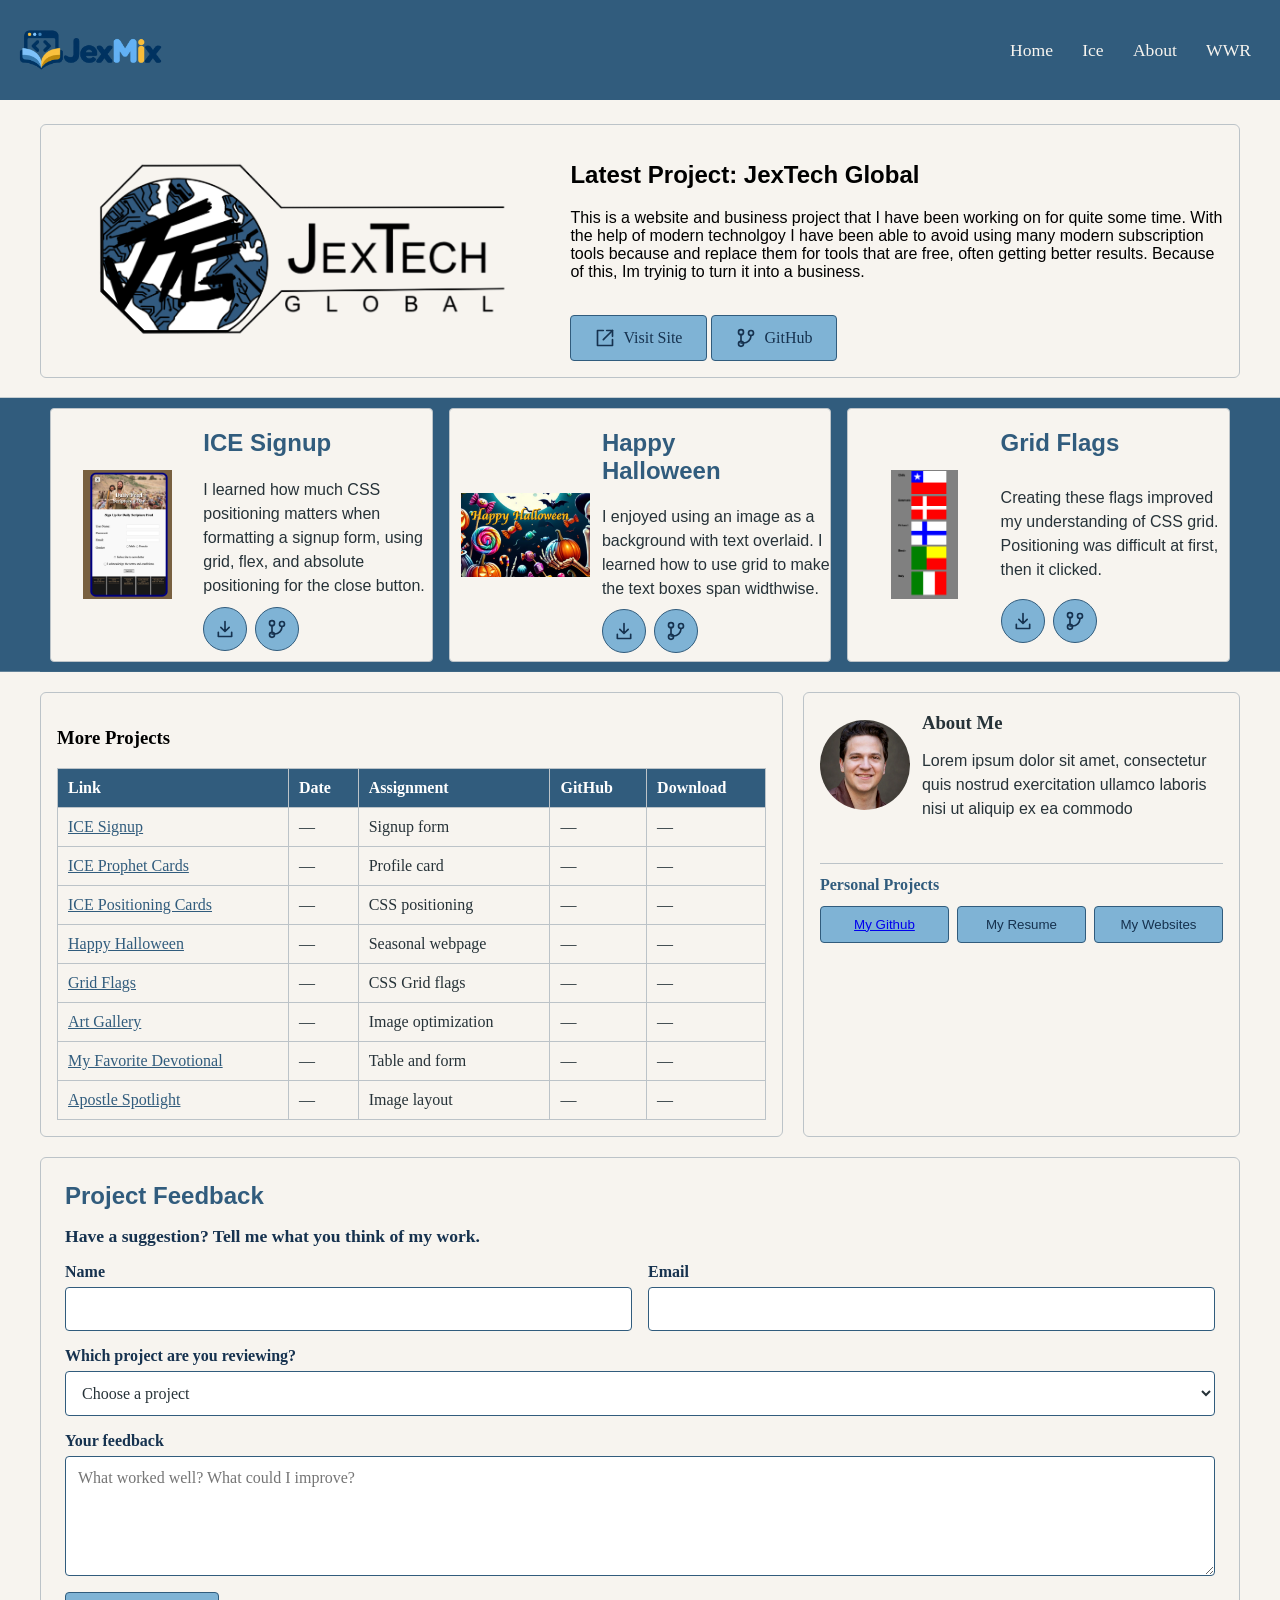
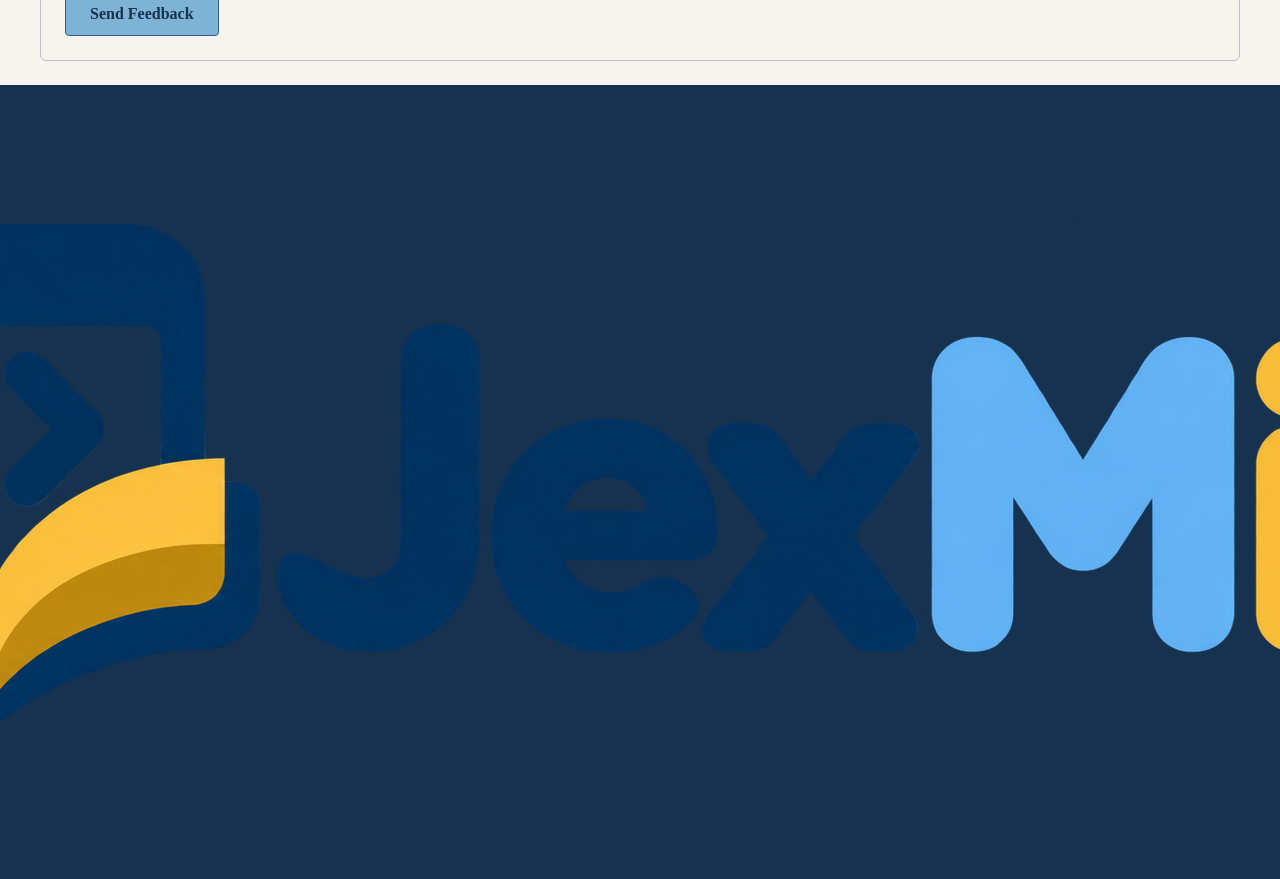
<file: index.html>
<!DOCTYPE html>
<html lang="en">
    <head>
        <meta charset="UTF-8">
        <meta name="viewport" content="width=device-width, initial-scale=1.0">
         <link rel="stylesheet" href="Portfolio/styles/style.css">
        <Title>JexMix - Portfolio</Title>
    </head>
    <body>
        <header>
            <img class="logo" src="Portfolio/images/jexmix-logo.png">
            <nav>
                <ul>
                    <li><a href="index.html">Home</a></li>
                    <li><a href="Portfolio/ice.html">Ice</a></li>
                    <li><a href="index.html#about">About</a></li>
                    <li><a href="WWR-U1/wwr/index.html">WWR</a></li>
                </ul>
            </nav>
        </header>
        <main>
            <div class="hero latest-project">
                <div class="project-logo">
                    <img src="Portfolio/images/jextechglobal-logo.png" alt="JexTech Global logo">
                    <img class="logo-wordmark" src="Portfolio/images/jextechglobal-logo.png" alt="" aria-hidden="true">
                </div>
                    <aside>
                        <h1>Latest Project: JexTech Global</h1>
                        <p>This is a website and business project that I have been working on for quite some time. With the help of modern technolgoy I have been able to avoid using many modern subscription tools because and replace them for tools that are free, often getting better results. Because of this, Im tryinig to turn it into a business.</p>
                        <br>
                    <a class="github-btn site-btn" href="https://jextechglobal.com/" target="_blank" rel="noopener">
                        <svg viewBox="0 0 24 24" aria-hidden="true">
                            <path d="M14 3h7v7"/>
                            <path d="M21 3 10 14"/>
                            <path d="M10 3H3v18h18v-7"/>
                        </svg>
                        <span>Visit Site</span>
                    </a>

                    <button class="github-btn" type="button">
                        <svg viewBox="0 0 24 24" aria-hidden="true">
                            <circle cx="6" cy="5" r="3"/>
                            <circle cx="18" cy="6" r="3"/>
                            <circle cx="6" cy="19" r="3"/>
                            <path d="M6 8v8m12-7a9 9 0 0 1-9 9H6"/>
                        </svg>
                        <span>GitHub</span>
                    </button>
                </aside>
            </div>
            <div class="carousel">
                <section>
                    <img src="ice/signup/demo/image.png" alt="Preview of my ICE signup form">
                    <h2>ICE Signup</h2>
                    <p>I learned how much CSS positioning matters when formatting a signup form, using grid, flex, and absolute positioning for the close button.</p>
                    <div class="card-actions">
                        <button type="button" aria-label="Download project">
                            <svg viewBox="0 0 24 24" aria-hidden="true">
                                <path d="M12 3v12m-5-5 5 5 5-5"/>
                                <path d="M4 16v5h16v-5"/>
                            </svg>
                        </button>
                        <button type="button" aria-label="View project on GitHub">
                            <svg viewBox="0 0 24 24" aria-hidden="true">
                                <circle cx="6" cy="5" r="3"/>
                                <circle cx="18" cy="6" r="3"/>
                                <circle cx="6" cy="19" r="3"/>
                                <path d="M6 8v8m12-7a9 9 0 0 1-9 9H6"/>
                            </svg>
                        </button>
                    </div>
                </section>
                <section>
                    <img src="ice/halloween/demo/image.png" alt="Preview of my ICE Halloween project">
                    <h2>Happy Halloween</h2>
                    <p>I enjoyed using an image as a background with text overlaid. I learned how to use grid to make the text boxes span widthwise.</p>
                    <div class="card-actions">
                        <button type="button" aria-label="Download project">
                            <svg viewBox="0 0 24 24" aria-hidden="true">
                                <path d="M12 3v12m-5-5 5 5 5-5"/>
                                <path d="M4 16v5h16v-5"/>
                            </svg>
                        </button>
                        <button type="button" aria-label="View project on GitHub">
                            <svg viewBox="0 0 24 24" aria-hidden="true">
                                <circle cx="6" cy="5" r="3"/>
                                 <circle cx="18" cy="6" r="3"/>
                                <circle cx="6" cy="19" r="3"/>
                                <path d="M6 8v8m12-7a9 9 0 0 1-9 9H6"/>
                            </svg>
                        </button>
                    </div>
                </section>
                <section>
                    <img src="ice/grid_flags/demo/image.png" alt="Preview of my ICE grid flags project">
                    <h2>Grid Flags</h2>
                    <p>Creating these flags improved my understanding of CSS grid. Positioning was difficult at first, then it clicked.</p>
                    <div class="card-actions">
                        <button type="button" aria-label="Download project">
                            <svg viewBox="0 0 24 24" aria-hidden="true">
                                <path d="M12 3v12m-5-5 5 5 5-5"/>
                                <path d="M4 16v5h16v-5"/>
                            </svg>
                        </button>
                        <button type="button" aria-label="View project on GitHub">
                            <svg viewBox="0 0 24 24" aria-hidden="true">
                                <circle cx="6" cy="5" r="3"/>
                                <circle cx="18" cy="6" r="3"/>
                                <circle cx="6" cy="19" r="3"/>
                                <path d="M6 8v8m12-7a9 9 0 0 1-9 9H6"/>
                            </svg>
                        </button>
                    </div>
                </section>
            </div>
            <div class="table">
                <h3>More Projects</h3>

                <table>
                    <thead>
                        <tr>
                            <th scope="col">Link</th>
                            <th scope="col">Date</th>
                            <th scope="col">Assignment</th>
                            <th scope="col">GitHub</th>
                            <th scope="col">Download</th>
                        </tr>
                    </thead>

                    <tbody>
                        <tr>
                            <td><a href="Portfolio/ice.html#signup">ICE Signup</a></td>
                            <td title="Date not recorded">&mdash;</td>
                            <td>Signup form</td>
                            <td title="GitHub link not added yet">&mdash;</td>
                            <td title="Download not added yet">&mdash;</td>
                        </tr>
                        <tr>
                            <td><a href="Portfolio/ice.html#prophet-cards">ICE Prophet Cards</a></td>
                            <td title="Date not recorded">&mdash;</td>
                            <td>Profile card</td>
                            <td title="GitHub link not added yet">&mdash;</td>
                            <td title="Download not added yet">&mdash;</td>
                        </tr>
                        <tr>
                            <td><a href="Portfolio/ice.html#positioning">ICE Positioning Cards</a></td>
                            <td title="Date not recorded">&mdash;</td>
                            <td>CSS positioning</td>
                            <td title="GitHub link not added yet">&mdash;</td>
                            <td title="Download not added yet">&mdash;</td>
                        </tr>
                        <tr>
                            <td><a href="Portfolio/ice.html#halloween">Happy Halloween</a></td>
                            <td title="Date not recorded">&mdash;</td>
                            <td>Seasonal webpage</td>
                            <td title="GitHub link not added yet">&mdash;</td>
                            <td title="Download not added yet">&mdash;</td>
                        </tr>
                        <tr>
                            <td><a href="Portfolio/ice.html#grid-flags">Grid Flags</a></td>
                            <td title="Date not recorded">&mdash;</td>
                            <td>CSS Grid flags</td>
                            <td title="GitHub link not added yet">&mdash;</td>
                            <td title="Download not added yet">&mdash;</td>
                        </tr>
                        <tr>
                            <td><a href="Portfolio/ice.html#gallery">Art Gallery</a></td>
                            <td title="Date not recorded">&mdash;</td>
                            <td>Image optimization</td>
                            <td title="GitHub link not added yet">&mdash;</td>
                            <td title="Download not added yet">&mdash;</td>
                        </tr>
                        <tr>
                            <td><a href="Portfolio/ice.html#favorite-devo">My Favorite Devotional</a></td>
                            <td title="Date not recorded">&mdash;</td>
                            <td>Table and form</td>
                            <td title="GitHub link not added yet">&mdash;</td>
                            <td title="Download not added yet">&mdash;</td>
                        </tr>
                        <tr>
                            <td><a href="Portfolio/ice.html#apostle-spotlight">Apostle Spotlight</a></td>
                            <td title="Date not recorded">&mdash;</td>
                            <td>Image layout</td>
                            <td title="GitHub link not added yet">&mdash;</td>
                            <td title="Download not added yet">&mdash;</td>
                        </tr>
                    </tbody>
                </table>
            </div>
            <div class="about" id="about">
                <img id="profile" src="Portfolio/images/aj-headshot-full.png">
                <h3>About Me</h3>
                <p>Lorem ipsum dolor sit amet, consectetur quis nostrud exercitation ullamco laboris nisi ut aliquip ex ea commodo</p>
                <br>
                <section>
                    <h4>Personal Projects</h4>
                    <button><a href="https://github.com/ArtieJames99">My Github</a></button>
                    <button>My Resume</button>
                    <button>My Websites</button>
                </section>
            </div>
            <form class="feedback-form">
                <h2>Project Feedback</h2>
                <h5>Have a suggestion? Tell me what you think of my work.</h5> <br>

                <div class="form-field">
                    <label for="visitor-name">Name</label>
                    <input
                        type="text"
                        id="visitor-name"
                        name="visitor-name"
                        autocomplete="name"
                        required>
                </div>

                <div class="form-field">
                    <label for="visitor-email">Email</label>
                    <input
                        type="email"
                        id="visitor-email"
                        name="visitor-email"
                        autocomplete="email"
                        required>
                </div>

                <div class="form-field full-width">
                    <label for="project">Which project are you reviewing?</label>
                    <select id="project" name="project" required>
                        <option value="">Choose a project</option>
                        <option value="wwr">White Water Rafting</option>
                        <option value="ice">ICE Challenge</option>
                        <option value="portfolio">My Portfolio</option>
                    </select>
                </div>

                <div class="form-field full-width">
                    <label for="feedback">Your feedback</label>
                    <textarea
                        id="feedback"
                        name="feedback"
                        rows="5"
                        placeholder="What worked well? What could I improve?"
                        required></textarea>
                </div>

                <button type="submit">Send Feedback</button>
            </form>
        </main>
    </body>
    <footer>
        <img class="logo" src="Portfolio/images/jexmix-logo.png" alt="JexMix logo">
        <p>© 2026 AJ Jex | WDD </p>
    </footer>
</html>
</file>
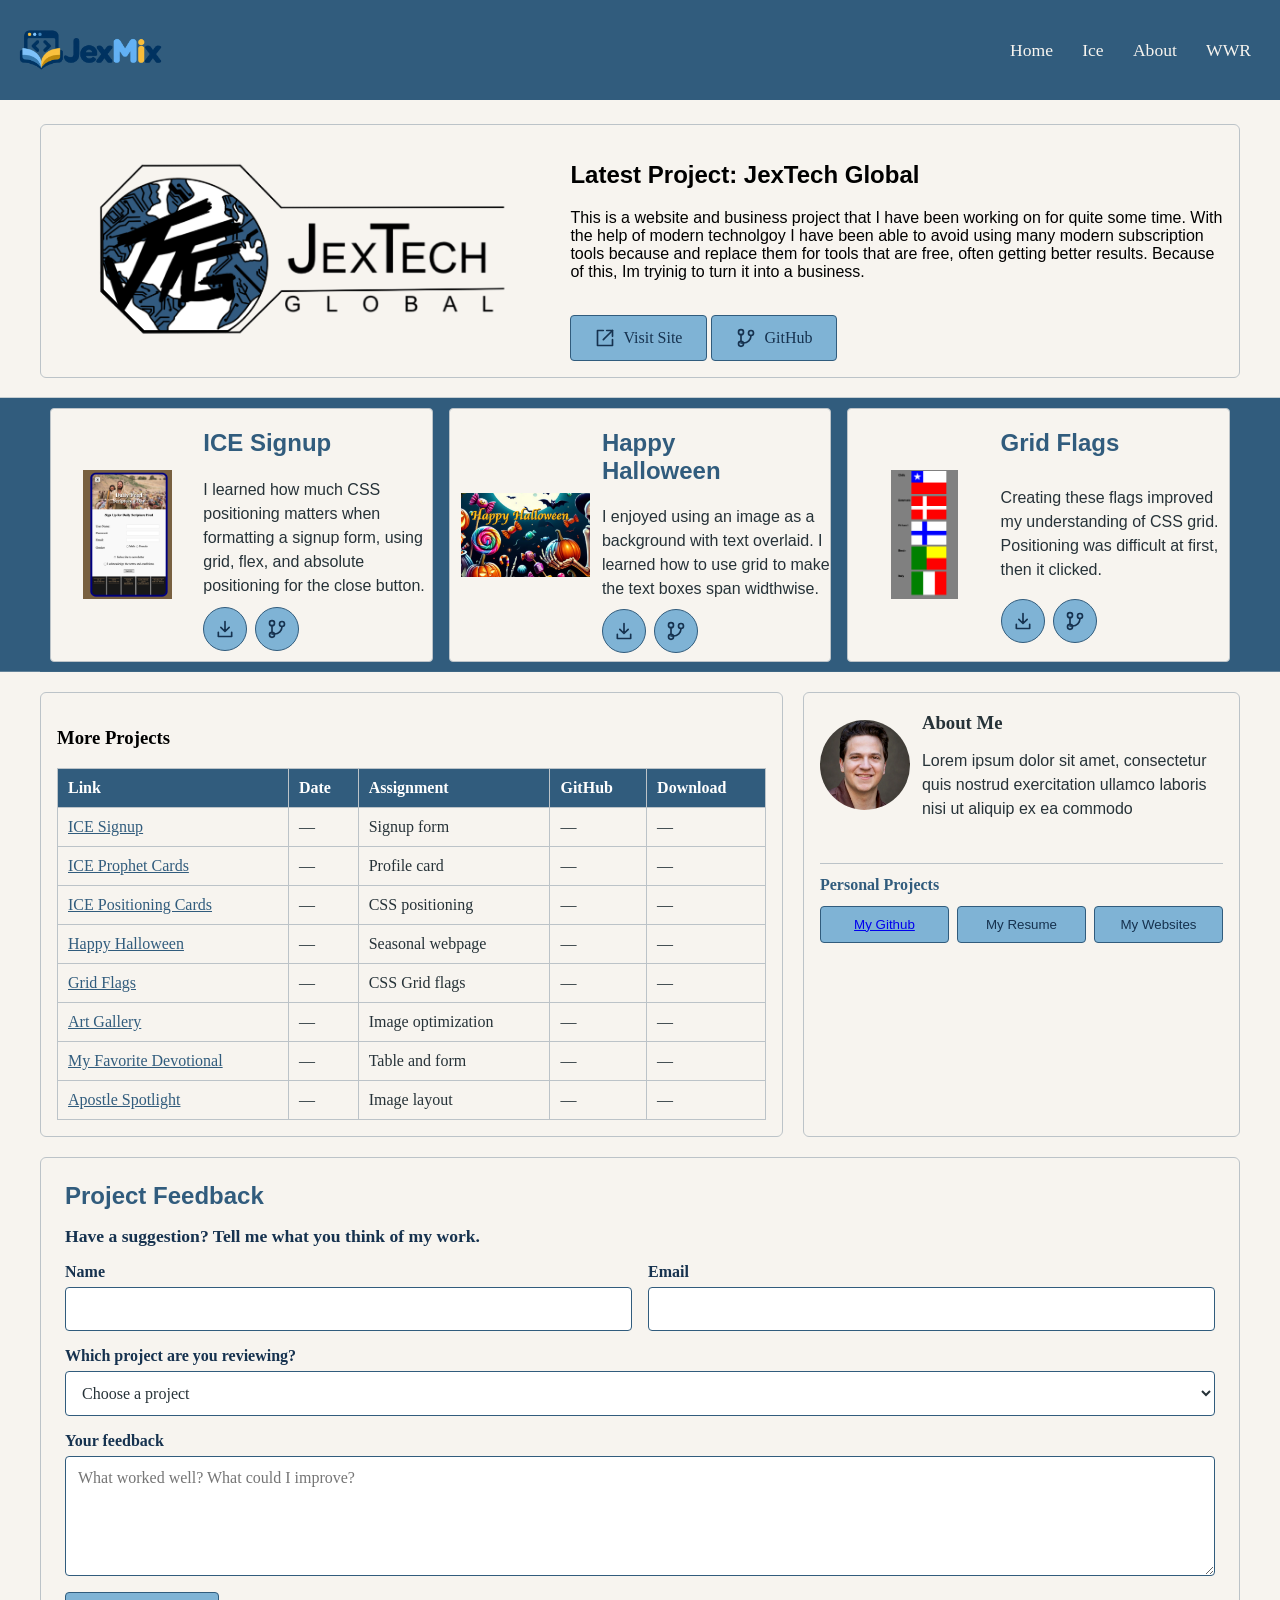
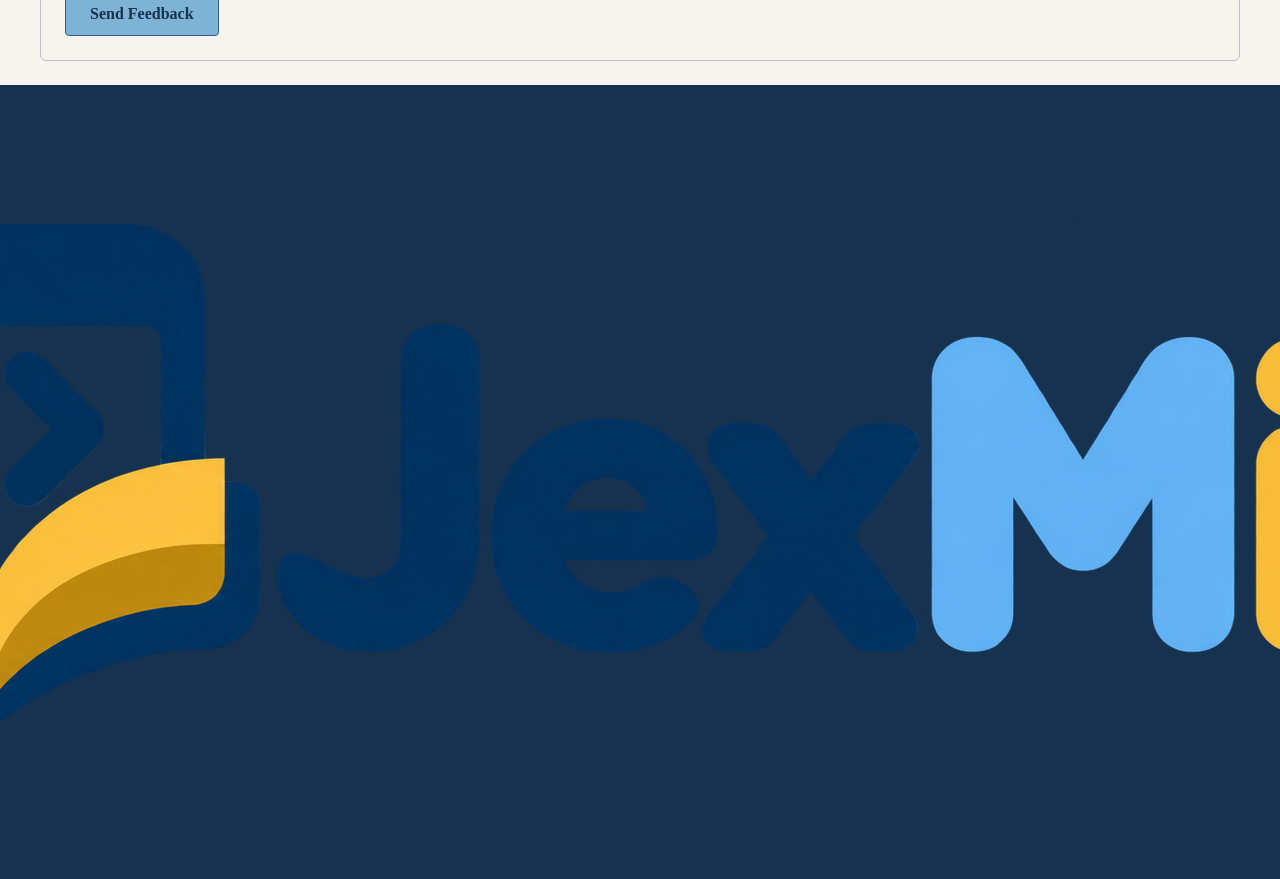
<file: Portfolio/index.html>
<!DOCTYPE html>
<html lang="en">
<head>
    <meta charset="UTF-8">
    <meta name="viewport" content="width=device-width, initial-scale=1.0">
    <meta http-equiv="refresh" content="0; url=../index.html">
    <title>AJ Jex Portfolio</title>
</head>
<body>
    <p>The portfolio has moved to the <a href="../index.html">WDD home page</a>.</p>
</body>
</html>
</file>
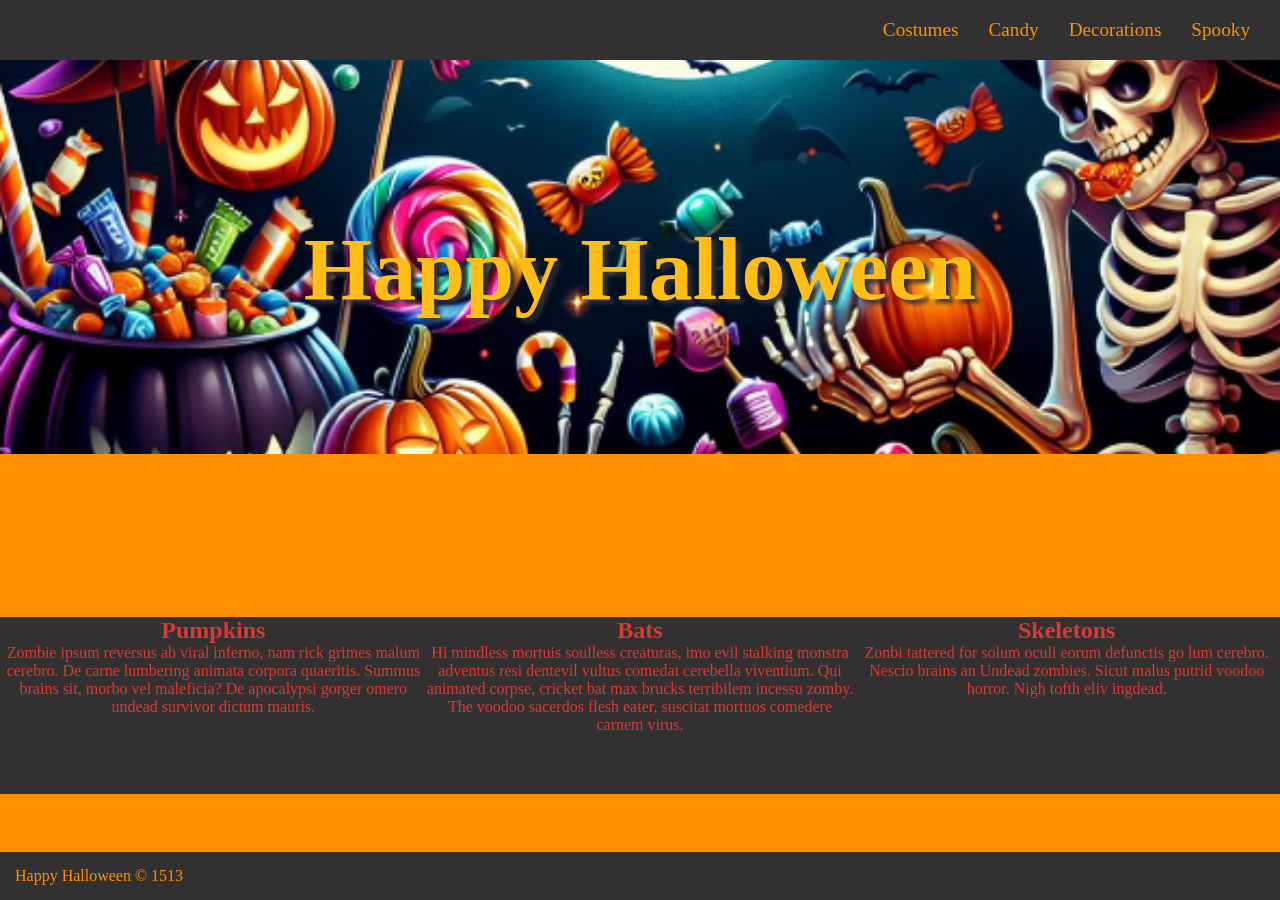
<file: ice/halloween/index.html>
<!-- For this activity you are not allowed to change
 the HTML code, only the CSS -->

<!DOCTYPE html>
<html lang="en">

<head>
    <meta charset="UTF-8">
    <meta name="viewport" content="width=device-width, initial-scale=1.0">
    <title>Document</title>
    <link rel="stylesheet" href="styles/styles.css">
</head>

<body>
    <div id="wrapper">
        <header>
            <nav>
                <ul>
                    <li>Costumes</li>
                    <li>Candy</li>
                    <li>Decorations</li>
                    <li>Spooky</li>
                </ul>
            </nav>
        </header>
        <main>
            <h1>Happy Halloween</h1>
            <img src="images/halloween.png">
            <section>
                <h2>Pumpkins</h2>
                <p>Zombie ipsum reversus ab viral inferno, nam rick grimes
                    malum cerebro. De carne lumbering animata corpora quaeritis.
                    Summus brains sit​​, morbo vel maleficia? De apocalypsi gorger
                    omero undead survivor dictum mauris. </p>
            </section>
            <section>
                <h2>Bats</h2>
                <p>Hi mindless mortuis soulless
                    creaturas, imo evil stalking monstra adventus resi dentevil vultus
                    comedat cerebella viventium. Qui animated corpse, cricket bat max
                    brucks terribilem incessu zomby. The voodoo sacerdos flesh eater,
                    suscitat mortuos comedere carnem virus.</p>
            </section>
            <section>
                <h2>Skeletons</h2>
                <p>Zonbi tattered for solum oculi
                    eorum defunctis go lum cerebro. Nescio brains an Undead zombies. Sicut
                    malus putrid voodoo horror. Nigh tofth eliv ingdead.</p>
            </section>
        </main>
        <footer>
            Happy Halloween &copy; 1513
        </footer>
    </div>
</body>

</html>
</file>
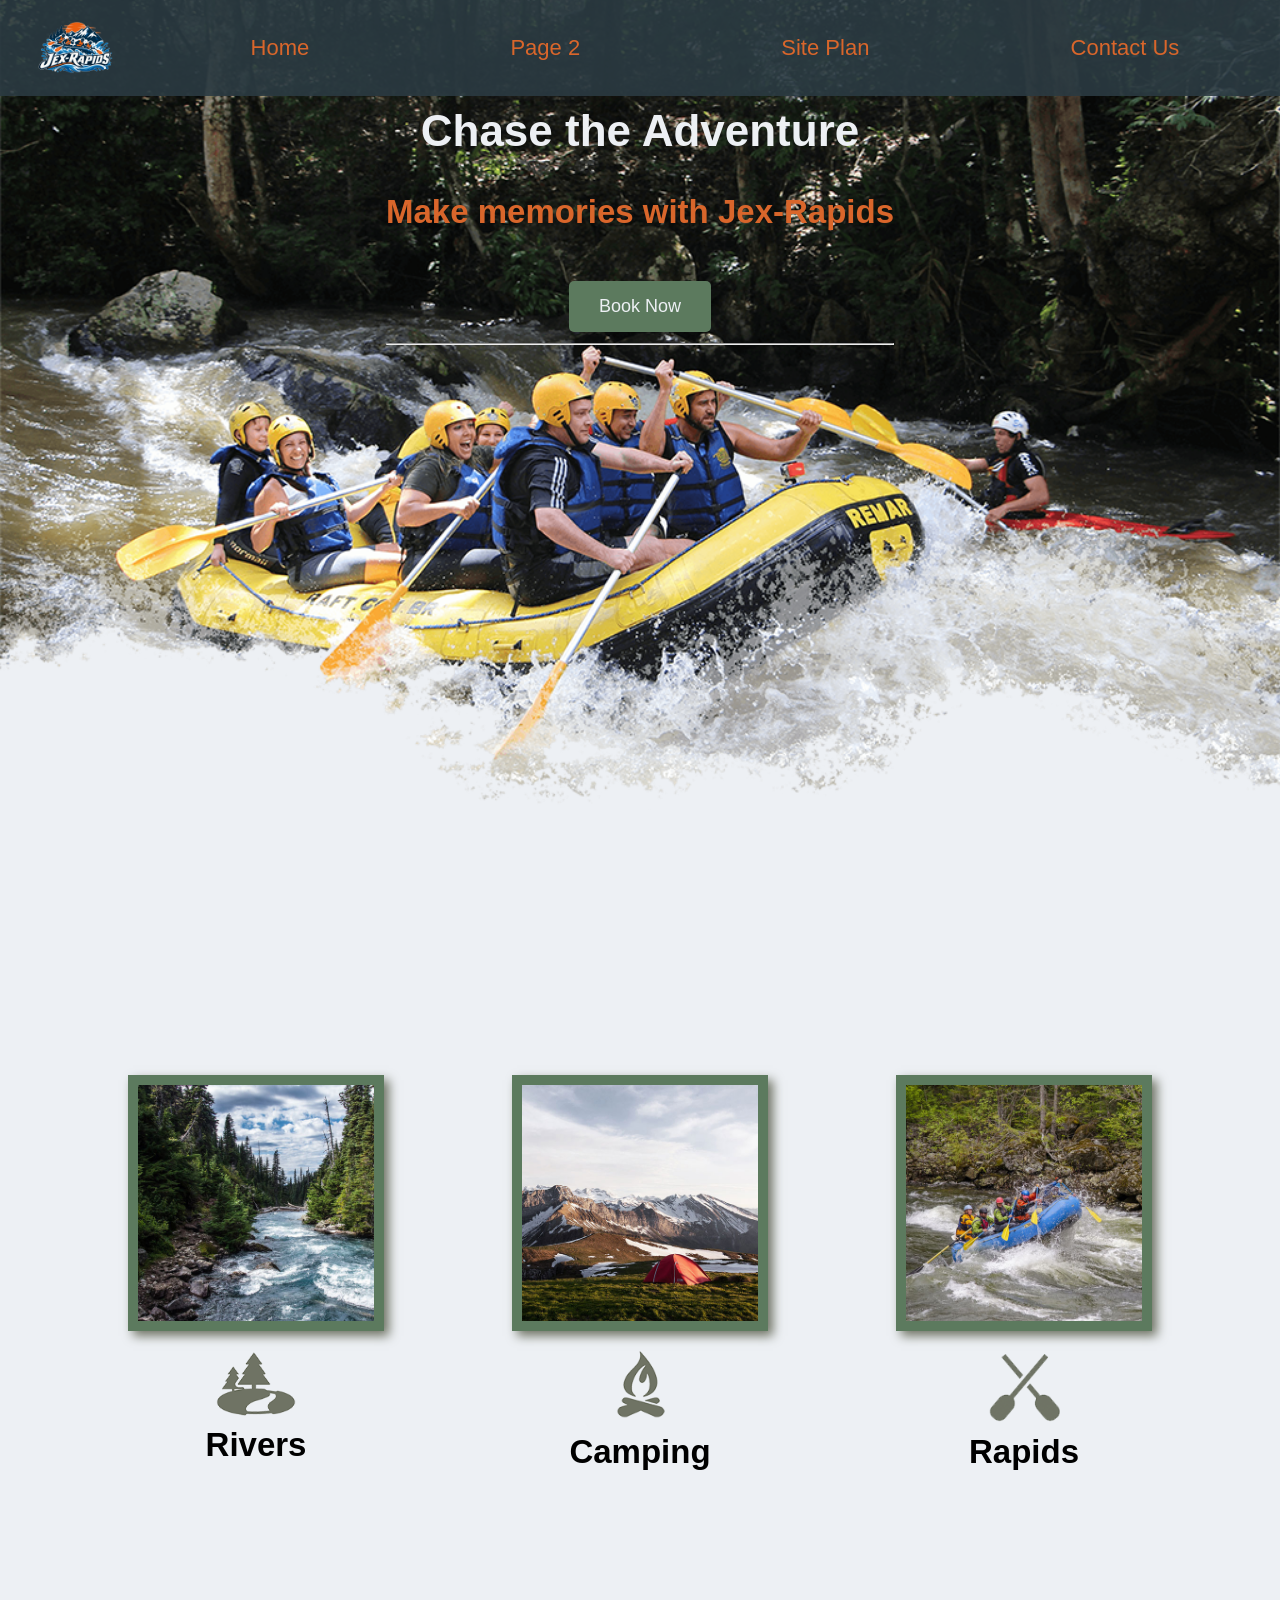
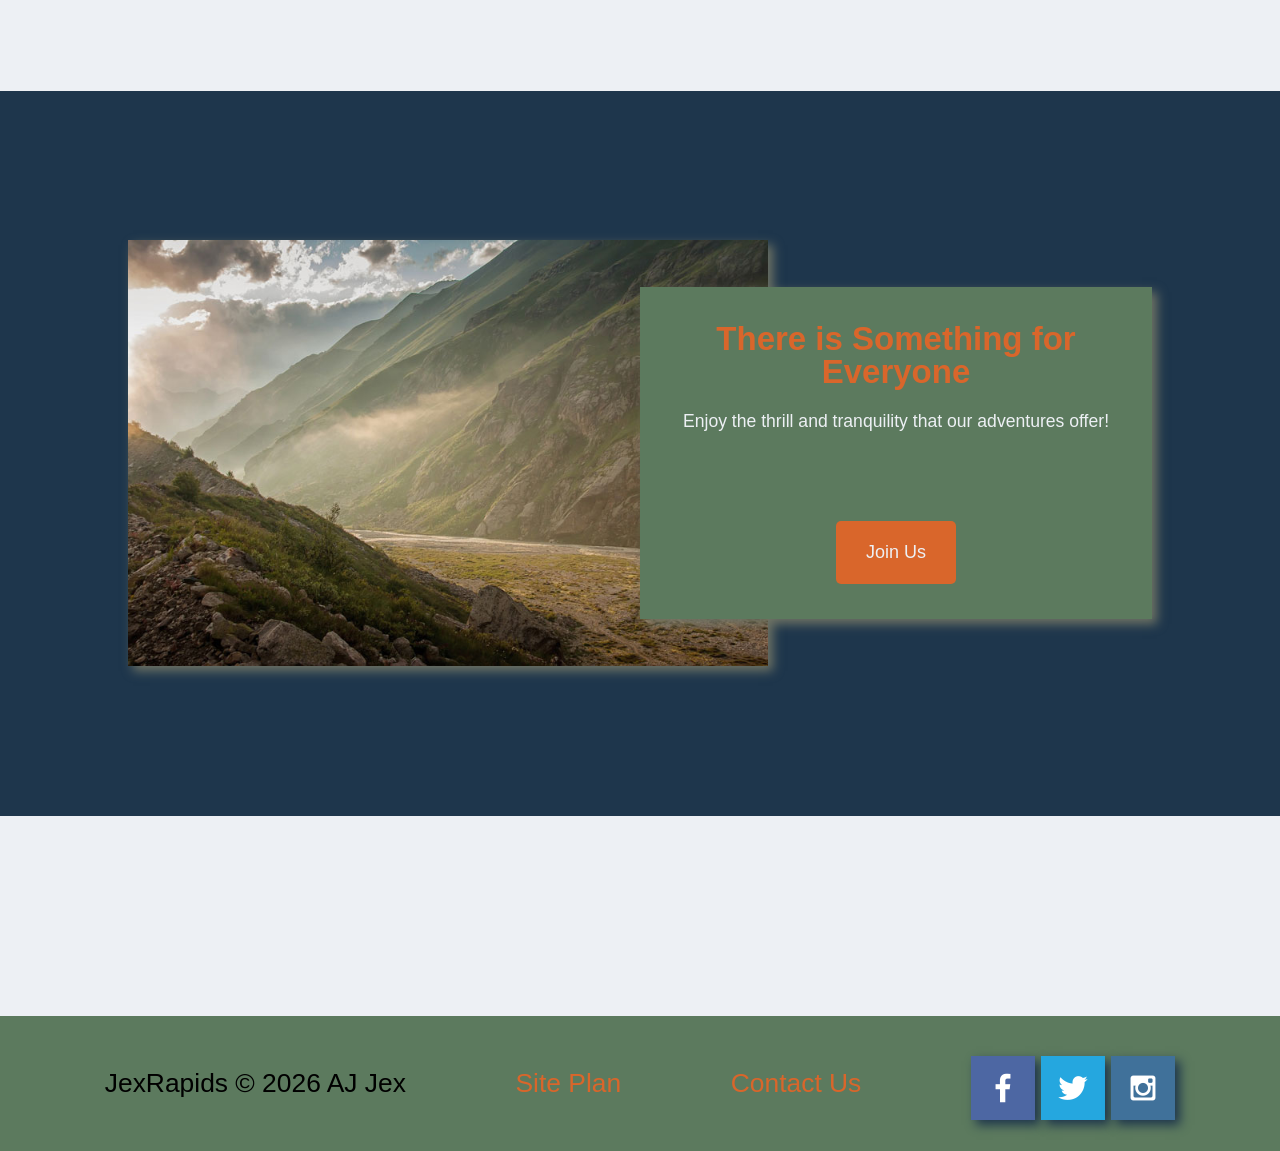
<file: WWR-U1/wwr/index.html>
<!DOCTYPE html>
<html lang="en-us">
<head>
  <meta charset="utf-8">
  <title>Jex-Rapids</title>
  <link rel="icon" href="../images/JexRapids-Logo-fav-social.png" type="image/x-icon">
  <link rel="stylesheet" href="../styles/style.css">
</head>
<body>
    <div id="content">
        <header>
            <a id="logo_link" href="index.html">
                <img class="logo" src="../images/JexRapids-Logo.png" alt="Jex-Rapids Logo image">
            </a>
            <nav>
                <a href="index.html">Home</a>
                <a href="#">Page 2</a>
                <a href="site-plan-rafting.html">Site Plan</a>
                <a href="contactus.html">Contact Us</a>
            </nav>  
        </header>
        <div id="hero">
            <div id="hero-box">
                <img id="hero-img" src="../images/hero-image.png" alt="people enjoying white water rafting">
            </div>
            <section id="hero-msg">
                <h1 class="home-title">Chase the Adventure</h1>
                <h2>Make memories with Jex-Rapids</h2>
                <div class="button-box">
                    <a class="book" href="contactus.html">Book Now</a>
                    <hr>
                </div>
            </section>
        </div>
        <main class="home-grid">
            <section class="rivers-card">
                <img class="card-img" src="../images/rivers.jpg" alt="river in forest">
                <img class="icon" src="../images/river_icon.png" alt="river icon">
                <h2>Rivers</h2>
            </section>
            <section class="camping-card">
                <img class="card-img" src="../images/camping.jpg" alt="Tent in mountains">
                <img class="icon" src="../images/fire_icon.png" alt="fire icon">
                <h2>Camping</h2>
            </section>
            <div id="background"></div>
            <section class="rapids-card">
                <img class="card-img" src="../images/rapids.jpg" alt="white water rafting">
                <img class="icon" src="../images/oars.png" alt="oars icon">
                <h2>Rapids</h2>
            </section>
            <img class="mountains" src="../images/mountains.jpg" alt="Snow-covered mountains beside a river">
            <section class="msg">
                <h2>There is Something for Everyone</h2>
                <p>Enjoy the thrill and tranquility that our adventures offer!</p>
                <a class="join" href="contactus.html">Join Us</a>
            </section>
        </main>
        <footer>
            <p>JexRapids &copy; 2026 AJ Jex</p>
            <p><a href="site-plan-rafting.html">Site Plan</a></p>
            <p><a href="contactus.html">Contact Us</a></p>
            <div class="social">
                <a href="https://www.facebook.com/" target="_blank"><img src="../images/facebook.png" alt="facebook icon"></a>
                <a href="https://twitter.com/" target="_blank"><img src="../images/twitter.png" alt="twitter icon"></a>
                <a href="https://www.instagram.com/" target="_blank"><img src="../images/instagram.png" alt="instagram icon"></a>
            </div>
        </footer>
    </div>
</body>
</html>
</file>
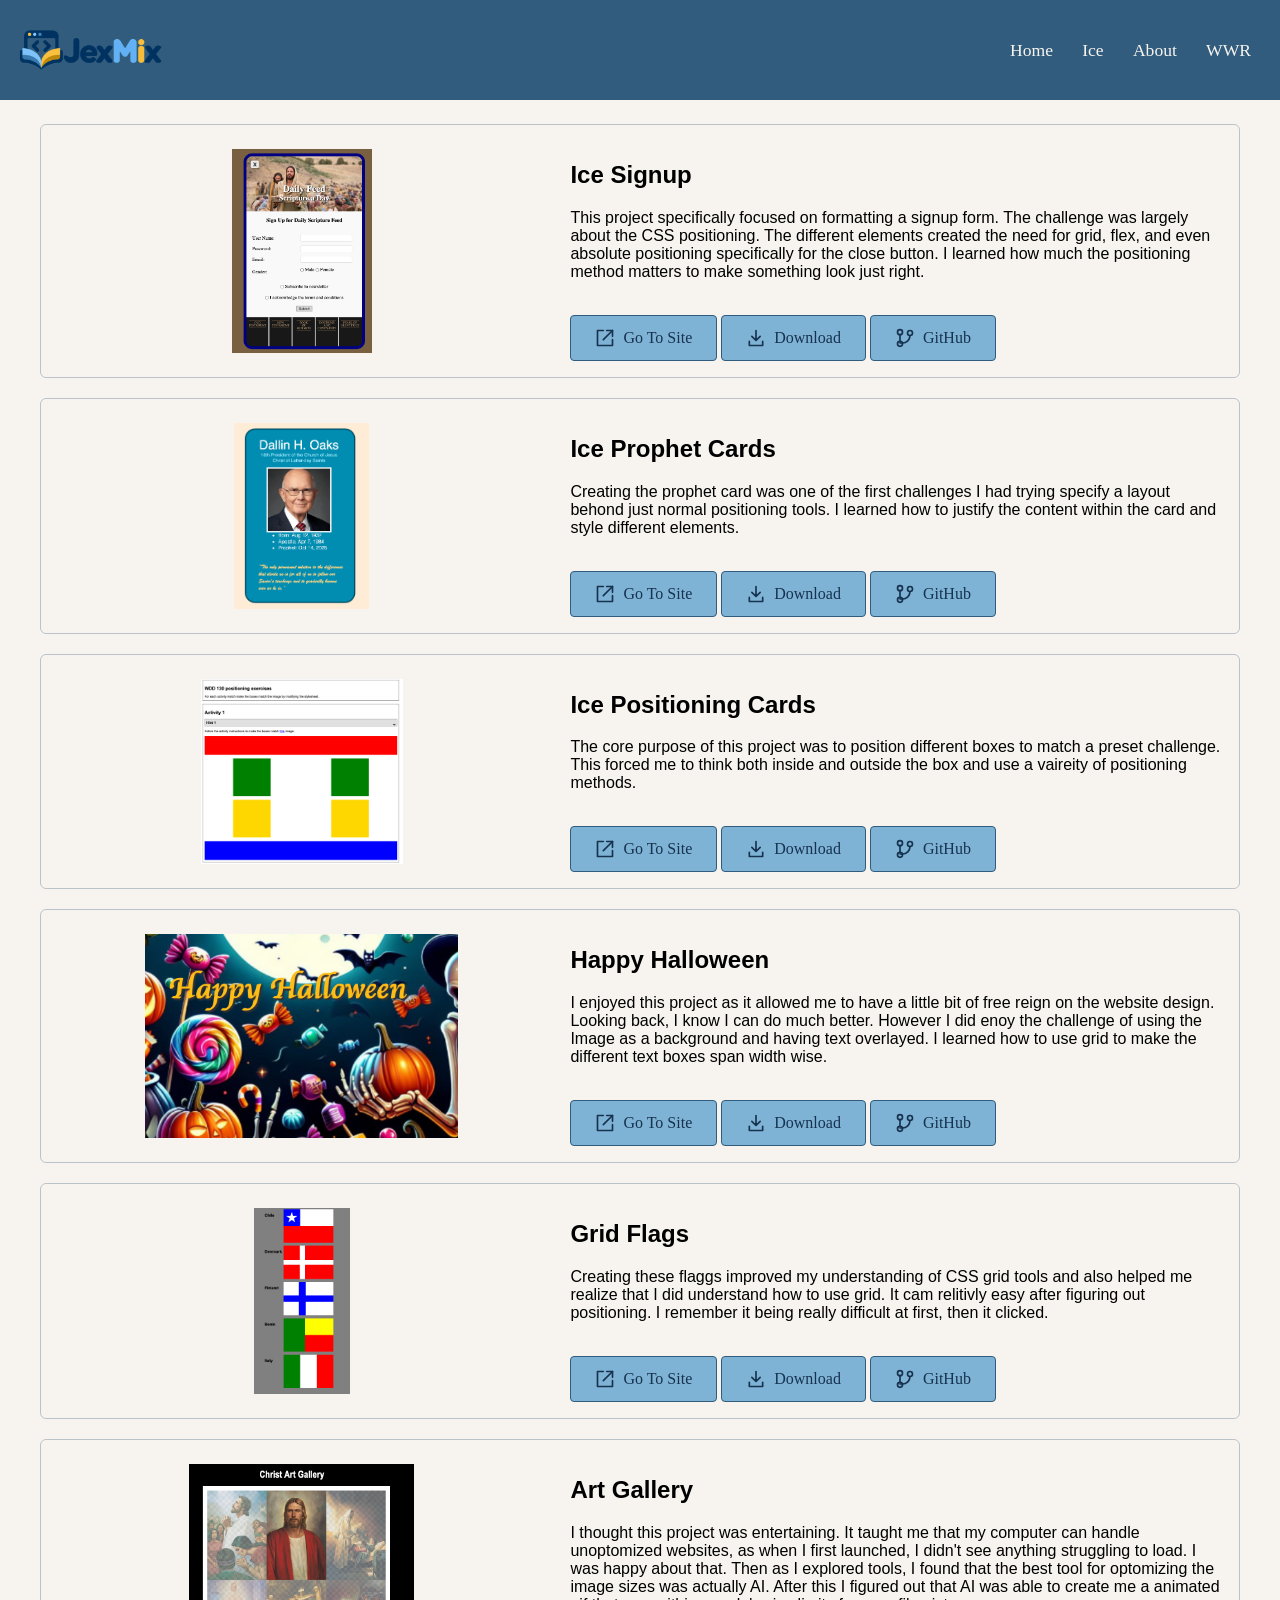
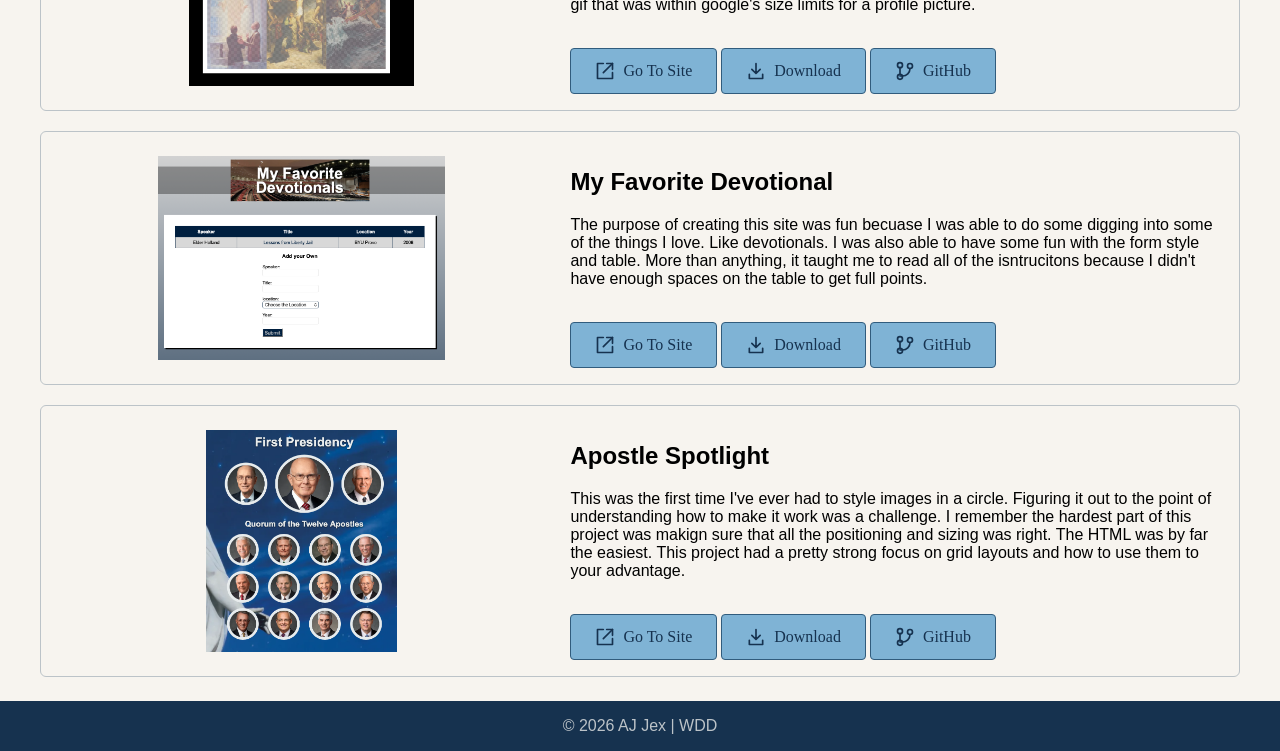
<file: Portfolio/ice.html>
<!DOCTYPE html>
<html>
    <head>
        <meta charset="UTF-8">
         <link rel="stylesheet" href="./styles/style.css">
        <Title>JexMix - Portfolio</Title>
    </head>
    <body class="ice-page">
        <header>
            <img class="logo" src="./images/jexmix-logo.png">
            <nav>
                <ul>
                    <li><a href="../index.html">Home</a></li>
                    <li><a href="ice.html">Ice</a></li>
                    <li><a href="../index.html#about">About</a></li>
                    <li><a href="../WWR-U1/wwr/index.html">WWR</a></li>
                </ul>
            </nav>
        </header>
        <main>
        <!--Signup form preview-->
            <div class="hero" id="signup">
                <div class="ice-preview">
                    <img src="../ice/signup/demo/image.png" alt="Preview of my ICE signup form">
                </div>
                    <aside>
                        <h1>Ice Signup</h1>
                        <p>This project specifically focused on formatting a signup form. The challenge was largely about the CSS positioning. The different elements created the need for grid, flex, and even absolute positioning specifically for the close button. I learned how much the positioning method matters to make something look just right.  </p>
                        <br>
                    <a class="github-btn site-btn" href="../ice/signup/signup.html" target="_blank" rel="noopener">
                        <svg viewBox="0 0 24 24" aria-hidden="true">
                            <path d="M14 3h7v7"/>
                            <path d="M21 3 10 14"/>
                            <path d="M10 3H3v18h18v-7"/>
                        </svg>
                        <span>Go To Site</span>
                    </a>
                    <button class="download-btn" type="button">
                        <svg viewBox="0 0 24 24" aria-hidden="true">
                            <path d="M12 3v12m-5-5 5 5 5-5"/>
                            <path d="M4 16v5h16v-5"/>
                        </svg>
                        <span>Download</span>
                    </button>

                    <button class="github-btn" type="button">
                        <svg viewBox="0 0 24 24" aria-hidden="true">
                            <circle cx="6" cy="5" r="3"/>
                            <circle cx="18" cy="6" r="3"/>
                            <circle cx="6" cy="19" r="3"/>
                            <path d="M6 8v8m12-7a9 9 0 0 1-9 9H6"/>
                        </svg>
                        <span>GitHub</span>
                    </button>                
                </aside>
            </div>
        <!--Prophet Cards preview-->
            <div class="hero" id="prophet-cards">
                <div class="ice-preview">
                    <img src="../ice/prophet_cards/demo/image.png" alt="Preview of my ICE prophet cards">
                </div>
                    <aside>
                        <h1>Ice Prophet Cards</h1>
                        <p>Creating the prophet card was one of the first challenges I had trying specify a layout behond just normal positioning tools. I learned how to justify the content within the card and style different elements. </p>
                        <br>
                    <a class="github-btn site-btn" href="../ice/prophet_cards/oaks.html" target="_blank" rel="noopener">
                        <svg viewBox="0 0 24 24" aria-hidden="true">
                            <path d="M14 3h7v7"/>
                            <path d="M21 3 10 14"/>
                            <path d="M10 3H3v18h18v-7"/>
                        </svg>
                        <span>Go To Site</span>
                    </a>
                    <button class="download-btn" type="button">
                        <svg viewBox="0 0 24 24" aria-hidden="true">
                            <path d="M12 3v12m-5-5 5 5 5-5"/>
                            <path d="M4 16v5h16v-5"/>
                        </svg>
                        <span>Download</span>
                    </button>
                    <button class="github-btn" type="button">
                        <svg viewBox="0 0 24 24" aria-hidden="true">
                            <circle cx="6" cy="5" r="3"/>
                            <circle cx="18" cy="6" r="3"/>
                            <circle cx="6" cy="19" r="3"/>
                            <path d="M6 8v8m12-7a9 9 0 0 1-9 9H6"/>
                        </svg>
                        <span>GitHub</span>
                    </button>                
                </aside>
            </div>
        <!--Postitioning Cards preview-->
            <div class="hero" id="positioning">
                <div class="ice-preview">
                    <img src="../ice/positioning/demo/image.png" alt="Preview of my ICE positioning cards">
                </div>
                    <aside>
                        <h1>Ice Positioning Cards</h1>
                        <p>The core purpose of this project was to position different boxes to match a preset challenge. This forced me to think both inside and outside the box and use a vaireity of positioning methods.</p>
                        <br>
                    <a class="github-btn site-btn" href="../ice/positioning/positioning.html" target="_blank" rel="noopener">
                        <svg viewBox="0 0 24 24" aria-hidden="true">
                            <path d="M14 3h7v7"/>
                            <path d="M21 3 10 14"/>
                            <path d="M10 3H3v18h18v-7"/>
                        </svg>
                        <span>Go To Site</span>
                    </a>
                    <button class="download-btn" type="button">
                        <svg viewBox="0 0 24 24" aria-hidden="true">
                            <path d="M12 3v12m-5-5 5 5 5-5"/>
                            <path d="M4 16v5h16v-5"/>
                        </svg>
                        <span>Download</span>
                    </button>
                    <button class="github-btn" type="button">
                        <svg viewBox="0 0 24 24" aria-hidden="true">
                            <circle cx="6" cy="5" r="3"/>
                            <circle cx="18" cy="6" r="3"/>
                            <circle cx="6" cy="19" r="3"/>
                            <path d="M6 8v8m12-7a9 9 0 0 1-9 9H6"/>
                        </svg>
                        <span>GitHub</span>
                    </button>                
                </aside>
            </div>
        <!--Halloween preview-->
            <div class="hero" id="halloween">
                <div class="ice-preview">
                    <img src="../ice/halloween/demo/image.png" alt="Preview of my ICE halloween project">
                </div>
                    <aside>
                        <h1>Happy Halloween</h1>
                        <p>I enjoyed this project as it allowed me to have a little bit of free reign on the website design. Looking back, I know I can do much better. However I did enoy the challenge of using the Image as a background and having text overlayed. I learned how to use grid to make the different text boxes span width wise.</p>
                        <br>
                    <a class="github-btn site-btn" href="../ice/halloween/index.html" target="_blank" rel="noopener">
                        <svg viewBox="0 0 24 24" aria-hidden="true">
                            <path d="M14 3h7v7"/>
                            <path d="M21 3 10 14"/>
                            <path d="M10 3H3v18h18v-7"/>
                        </svg>
                        <span>Go To Site</span>
                    </a>
                    <button class="download-btn" type="button">
                        <svg viewBox="0 0 24 24" aria-hidden="true">
                            <path d="M12 3v12m-5-5 5 5 5-5"/>
                            <path d="M4 16v5h16v-5"/>
                        </svg>
                        <span>Download</span>
                    </button>
                    <button class="github-btn" type="button">
                        <svg viewBox="0 0 24 24" aria-hidden="true">
                            <circle cx="6" cy="5" r="3"/>
                            <circle cx="18" cy="6" r="3"/>
                            <circle cx="6" cy="19" r="3"/>
                            <path d="M6 8v8m12-7a9 9 0 0 1-9 9H6"/>
                        </svg>
                        <span>GitHub</span>
                    </button>                
                </aside>
            </div>
        <!--Grid Flags preview-->
            <div class="hero" id="grid-flags">
                <div class="ice-preview">
                    <img src="../ice/grid_flags/demo/image.png" alt="Preview of my ICE grid flags project">
                </div>
                    <aside>
                        <h1>Grid Flags</h1>
                        <p>Creating these flaggs improved my understanding of CSS grid tools and also helped me realize that I did understand how to use grid. It cam relitivly easy after figuring out positioning. I remember it being really difficult at first, then it clicked.</p>
                        <br>
                    <a class="github-btn site-btn" href="../ice/grid_flags/flags.html" target="_blank" rel="noopener">
                        <svg viewBox="0 0 24 24" aria-hidden="true">
                            <path d="M14 3h7v7"/>
                            <path d="M21 3 10 14"/>
                            <path d="M10 3H3v18h18v-7"/>
                        </svg>
                        <span>Go To Site</span>
                    </a>
                    <button class="download-btn" type="button">
                        <svg viewBox="0 0 24 24" aria-hidden="true">
                            <path d="M12 3v12m-5-5 5 5 5-5"/>
                            <path d="M4 16v5h16v-5"/>
                        </svg>
                        <span>Download</span>
                    </button>
                    <button class="github-btn" type="button">
                        <svg viewBox="0 0 24 24" aria-hidden="true">
                            <circle cx="6" cy="5" r="3"/>
                            <circle cx="18" cy="6" r="3"/>
                            <circle cx="6" cy="19" r="3"/>
                            <path d="M6 8v8m12-7a9 9 0 0 1-9 9H6"/>
                        </svg>
                        <span>GitHub</span>
                    </button>                
                </aside>
            </div>
        <!--Gallery preview-->
            <div class="hero" id="gallery">
                <div class="ice-preview">
                    <img src="../ice/gallery/demo/image.png" alt="Preview of my ICE art gallery">
                </div>
                    <aside>
                        <h1>Art Gallery</h1>
                        <p>I thought this project was entertaining. It taught me that my computer can handle unoptomized websites, as when I first launched, I didn't see anything struggling to load. I was happy about that. Then as I explored tools, I found that the best tool for optomizing the image sizes was actually AI. After this I figured out that AI was able to create me a animated gif that was within google's size limits for a profile picture.</p>
                        <br>
                    <a class="github-btn site-btn" href="../ice/gallery/gallery.html" target="_blank" rel="noopener">
                        <svg viewBox="0 0 24 24" aria-hidden="true">
                            <path d="M14 3h7v7"/>
                            <path d="M21 3 10 14"/>
                            <path d="M10 3H3v18h18v-7"/>
                        </svg>
                        <span>Go To Site</span>
                    </a>
                    <button class="download-btn" type="button">
                        <svg viewBox="0 0 24 24" aria-hidden="true">
                            <path d="M12 3v12m-5-5 5 5 5-5"/>
                            <path d="M4 16v5h16v-5"/>
                        </svg>
                        <span>Download</span>
                    </button>
                    <button class="github-btn" type="button">
                        <svg viewBox="0 0 24 24" aria-hidden="true">
                            <circle cx="6" cy="5" r="3"/>
                            <circle cx="18" cy="6" r="3"/>
                            <circle cx="6" cy="19" r="3"/>
                            <path d="M6 8v8m12-7a9 9 0 0 1-9 9H6"/>
                        </svg>
                        <span>GitHub</span>
                    </button>                
                </aside>
            </div>
        <!--Favorite_Devo preview-->
            <div class="hero" id="favorite-devo">
                <div class="ice-preview">
                    <img src="../ice/favorite_devo/demo/image.png" alt="Preview of my ICE devo form">
                </div>
                    <aside>
                        <h1>My Favorite Devotional</h1>
                        <p>The purpose of creating this site was fun becuase I was able to do some digging into some of the things I love. Like devotionals. I was also able to have some fun with the form style and table. More than anything, it taught me to read all of the isntrucitons because I didn't have enough spaces on the table to get full points. </p>
                        <br>
                    <a class="github-btn site-btn" href="../ice/favorite_devo/favdevo.html" target="_blank" rel="noopener">
                        <svg viewBox="0 0 24 24" aria-hidden="true">
                            <path d="M14 3h7v7"/>
                            <path d="M21 3 10 14"/>
                            <path d="M10 3H3v18h18v-7"/>
                        </svg>
                        <span>Go To Site</span>
                    </a>
                    <button class="download-btn" type="button">
                        <svg viewBox="0 0 24 24" aria-hidden="true">
                            <path d="M12 3v12m-5-5 5 5 5-5"/>
                            <path d="M4 16v5h16v-5"/>
                        </svg>
                        <span>Download</span>
                    </button>
                    <button class="github-btn" type="button">
                        <svg viewBox="0 0 24 24" aria-hidden="true">
                            <circle cx="6" cy="5" r="3"/>
                            <circle cx="18" cy="6" r="3"/>
                            <circle cx="6" cy="19" r="3"/>
                            <path d="M6 8v8m12-7a9 9 0 0 1-9 9H6"/>
                        </svg>
                        <span>GitHub</span>
                    </button>                
                </aside>
            </div>
        <!--Apostle_spotlite preview-->
            <div class="hero" id="apostle-spotlight">
                <div class="ice-preview">
                    <img src="../ice/apostle_spotlight/demo/image.png" alt="Preview of my ICE apostle spotlight form">
                </div>
                    <aside>
                        <h1>Apostle Spotlight</h1>
                        <p>This was the first time I've ever had to style images in a circle. Figuring it out to the point of understanding how to make it work was a challenge. I remember the hardest part of this project was makign sure that all the positioning and sizing was right. The HTML was by far the easiest. This project had a pretty strong focus on grid layouts and how to use them to your advantage.</p>
                        <br>
                    <a class="github-btn site-btn" href="../ice/apostle_spotlight/apostles.html" target="_blank" rel="noopener">
                        <svg viewBox="0 0 24 24" aria-hidden="true">
                            <path d="M14 3h7v7"/>
                            <path d="M21 3 10 14"/>
                            <path d="M10 3H3v18h18v-7"/>
                        </svg>
                        <span>Go To Site</span>
                    </a>
                    <button class="download-btn" type="button">
                        <svg viewBox="0 0 24 24" aria-hidden="true">
                            <path d="M12 3v12m-5-5 5 5 5-5"/>
                            <path d="M4 16v5h16v-5"/>
                        </svg>
                        <span>Download</span>
                    </button>
                    <button class="github-btn" type="button">
                        <svg viewBox="0 0 24 24" aria-hidden="true">
                            <circle cx="6" cy="5" r="3"/>
                            <circle cx="18" cy="6" r="3"/>
                            <circle cx="6" cy="19" r="3"/>
                            <path d="M6 8v8m12-7a9 9 0 0 1-9 9H6"/>
                        </svg>
                        <span>GitHub</span>
                    </button>                
                </aside>
            </div>
        </main>
    </body>
    <footer>
        <img class="logo" href="./images/jexmix-logo.png">
        <p>© 2026 AJ Jex | WDD </p>
    </footer>
</html>
</file>
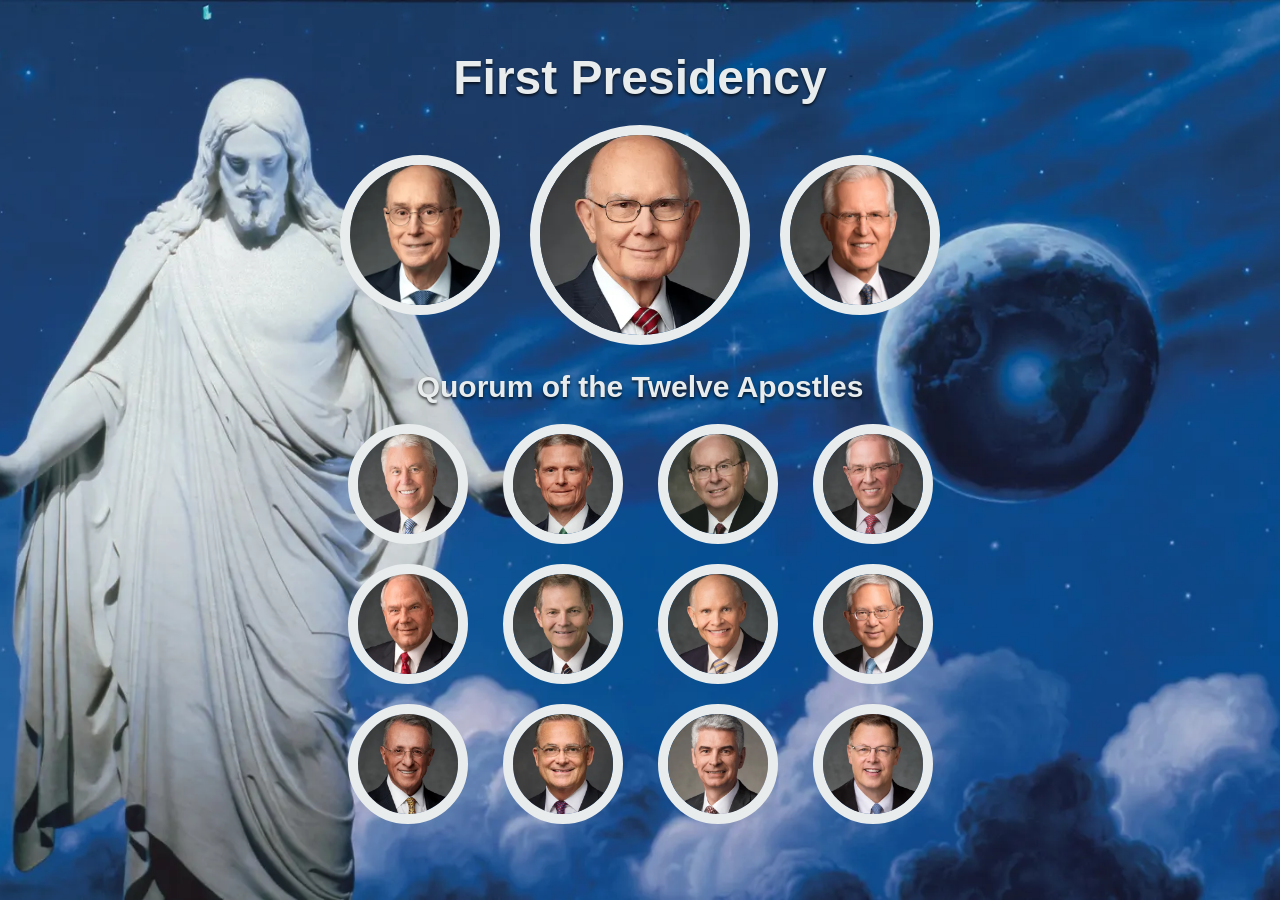
<file: ice/apostle_spotlight/apostles.html>
<!DOCTYPE html>
<html lang="en">
<head>
    <meta charset="UTF-8">
    <meta name="viewport" content="width=device-width, initial-scale=1.0">
    <title>Apostles Spotlights</title>
    <style>
        body {
            margin: 0;
            padding: 20px;
            color: #e8eced;
            font-family: Arial, sans-serif;
            background: #062a55 url("images/christus.webp") center / cover fixed no-repeat;
        }

        .spotlight {
            max-width: 980px;
            margin: 0 auto;
            padding: 30px;
        }

        h1, h2 {
            margin: 0;
            text-align: center;
            text-shadow: 0 2px 3px rgba(0, 0, 0, .7);
        }

        h1 {
            margin-bottom: 20px;
            font-size: 48px;
        }

        h2 {
            margin: 25px 0 20px;
            font-size: 30px;
        }

        .fpresidency,
        .quorum {
            display: grid;
            justify-items: center;
            align-items: center;
            margin: 0 auto;
        }

        .fpresidency {
            grid-template-columns: repeat(3, 1fr);
            max-width: 620px;
            gap: 20px;
        }

        .quorum {
            grid-template-columns: repeat(4, 1fr);
            max-width: 600px;
            gap: 20px;
        }

        img {
            display: block;
            width: 100px;
            height: 100px;
            object-fit: cover;
            border: 10px solid #e8eced;
            border-radius: 50%;
        }

        img:hover {
            border-color: #168dcc;
        }

        .counselor {
            width: 140px;
            height: 140px;
        }

        .president {
            width: 200px;
            height: 200px;
        }
    </style>
</head>
<body>
    <div class="spotlight">
        <header>
            <h1>First Presidency</h1>
            <div class="fpresidency">
                <img class="counselor" src="images/eyring.webp" alt="President Eyring">
                <img class="president" src="images/oaks.webp" alt="President Oaks">
                <img class="counselor" src="images/christofferson.webp" alt="Elder Christofferson">
            </div>
        </header>
        <main>
            <h2>Quorum of the Twelve Apostles</h2>
            <div class="quorum">
                <img src="images/uchtdorf.webp" alt="Elder Uchtdorf">
                <img src="images/bednar.webp" alt="Elder Bednar">
                <img src="images/cook.webp" alt="Elder Cook">
                <img src="images/anderson.webp" alt="Elder Anderson">
                <img src="images/rasband.webp" alt="Elder Rasband">
                <img src="images/stevenson.webp" alt="Elder Stevenson">
                <img src="images/renlund.webp" alt="Elder Renlund">
                <img src="images/gong.webp" alt="Elder Gong">
                <img src="images/soares.webp" alt="Elder Soares">
                <img src="images/kearon.webp" alt="Elder Kearon">
                <img src="images/causse.webp" alt="Elder Causse">
                <img src="images/gilbert.webp" alt="Elder Gilbert">
            </div>
        </main>
    </div>
</body>
</html>
</file>
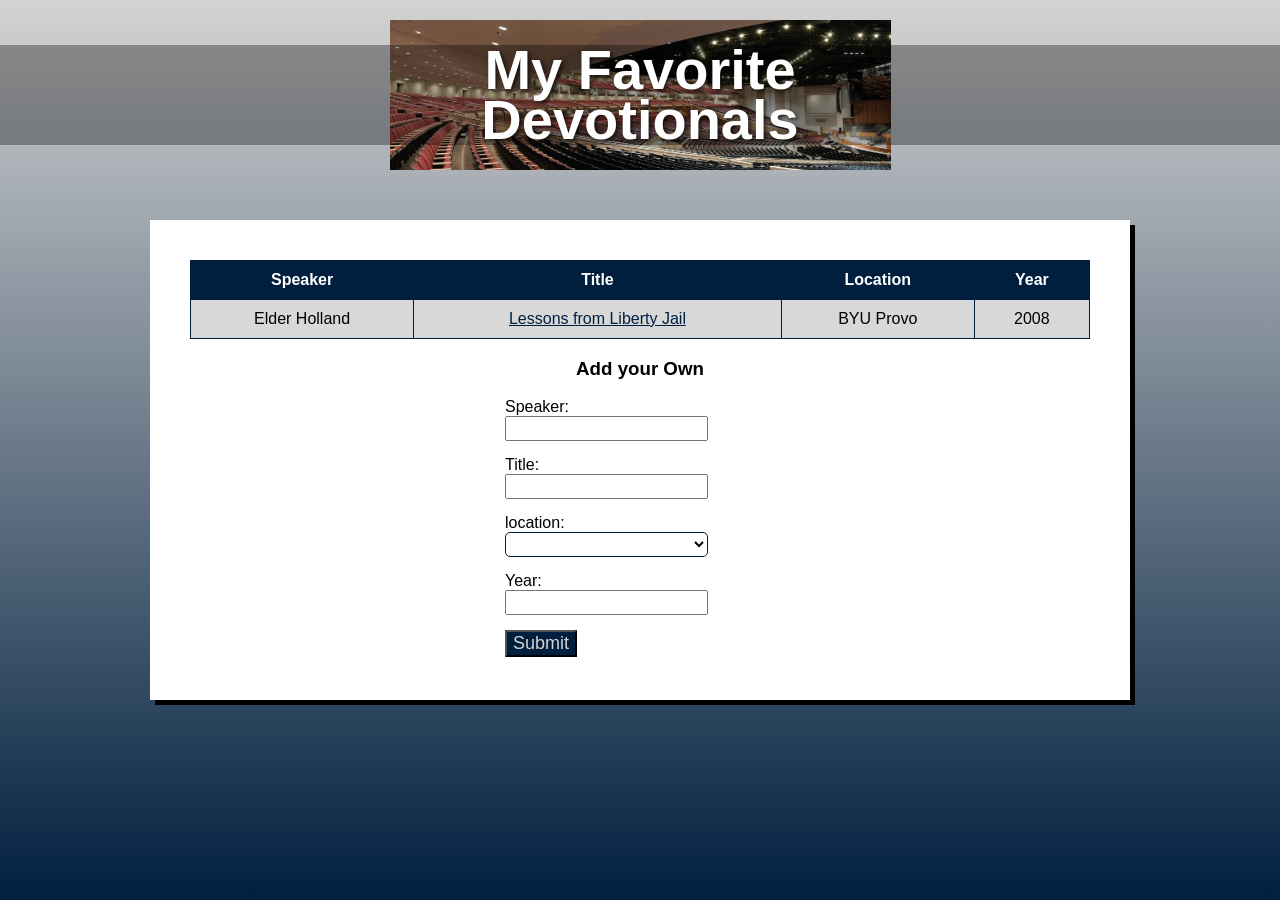
<file: ice/favorite_devo/favdevo.html>
<!DOCTYPE html>
<html lang="en">
<head>
  <meta charset="UTF-8" />
  <meta name="viewport" content="width=device-width, initial-scale=1.0"/>
  <title>My Favorite Devotionals</title>
  <link rel="stylesheet" href="styles/styles.css" />
</head>
<body>
  <div class="container">
    <header class="header">
      <div class="header-image">
        <h1>My Favorite<br>Devotionals</h1>
      </div>
    </header>
    <main>
      <div class="content-box">
            <table>
              <tr>
                <th>Speaker</th>
                <th>Title</th>
                <th>Location</th>
                <th>Year</th>
              </tr>
              <tr>
                <td>Elder Holland</td>
                <td><a href="https://speeches.byu.edu/talks/jeffrey-r-holland/lessons-liberty-jail/">Lessons from Liberty Jail</a></td>
                <td>BYU Provo</td>
                <td>2008</td>
              </tr>
          </table>
        <div class="form">
          <h3>Add your Own</h3>
          <form>
            <lable for="speaker">Speaker:</lable>
            <input type="text" id="speaker" name="name" required>

            <lable for="title">Title:</lable>
            <input type="text" id="title" name="name" required>

            <lable for="location">location:</lable>
            <select id="location" name="location">
              <option value="">Choose the Location</option>
              <option value="byu-provo">BYU Provo</option>
              <option vlaue="byu-idaho">BYU Idaho</option>
              <option value="online">Online</option>
              <option value="other">Other</option>
            </select>

            <lable for="year">Year:</lable>
            <input type="text" id="year" name="name" required>

            <button type="submit">Submit</button>
          </form>
        </div>
      </div>
    </main>
  </div>
</body>
</html>
</file>
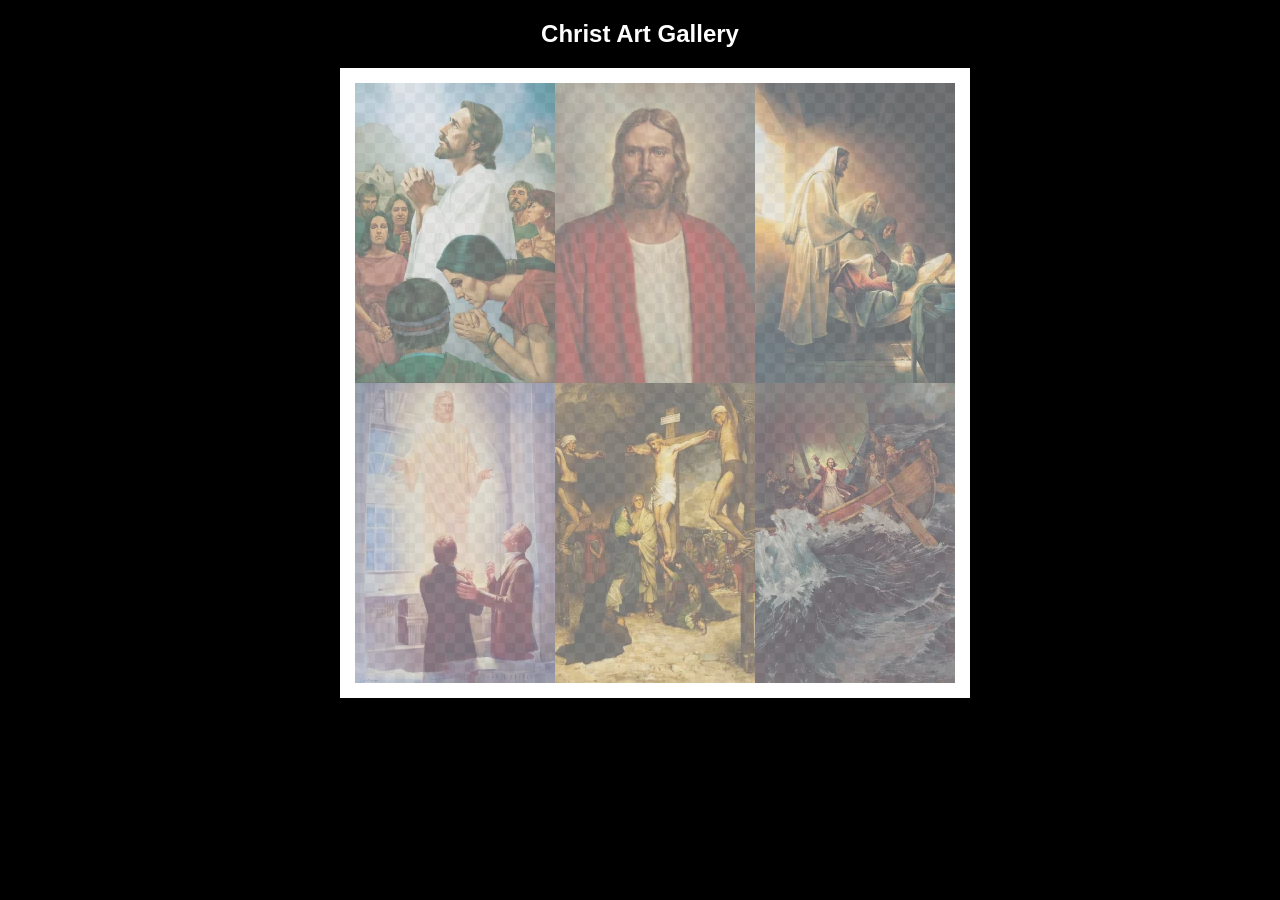
<file: ice/gallery/gallery.html>
<!DOCTYPE html>
<html lang="en">
<head>
    <meta charset="UTF-8">
    <meta name="viewport" content="width=device-width, initial-scale=1.0">
    <title>Images of Christ</title>
    <style>
        body {
            background: black;
        }
        #wrapper{
            width: 600px;
            margin: 0 auto;
        }
        nav {
            color: white;
            text-align: center;
            font-family: Haettenschweiler, 'Arial Narrow Bold', sans-serif;
        }
        #gallery{
            display: grid;
            grid-template-columns: 200px 200px 200px;
            border: 15px solid rgb(255, 255, 255);
            width: 100%;
            background-color: #ddd;
            background-image:
                linear-gradient(45deg, #ccc 26%, transparent 26%), 
                linear-gradient(135deg, #ccc 26%, transparent 26%),
                linear-gradient(45deg, transparent 75%, #ccc 75%),
                linear-gradient(135deg, transparent 75%, #ccc 75%);
            background-size: 20px 20px; /* Must be a square */
            background-position: 0 0, 10px 0, 10px -10px, 0px 10px; 
            
        }
        #gallery a {
            cursor: url('images/christus.png'), pointer;
        }
        #gallery img {
            /* make a thumbnail of the image that is 200x300 
               instead of using width and height here to help the page load faster */
            width: 200px; 
            height: 300px;

            opacity:50%;
            display:block;
        }
        #gallery img:hover{
            opacity: 100%;
        }
    </style>
</head>
<body>
    <div id="wrapper">
        <nav>
            <h1>Christ Art Gallery</h1>
        </nav>
        <main>
            <div id="gallery">
                <a href="images/big/img1.webp"><img src="images/small/img1.webp" alt="Christ praying with the Nephites" ></a>
                <a href="images/big/img2.webp"><img src="images/small/img2.webp" alt="Jesus the Christ" ></a>
                <a href="images/big/img3.webp"><img src="images/small/img3.webp" alt="Jesus Raising the Daughter of Jairus" ></a>
                <a href="images/big/img4.webp"><img src="images/small/img4.webp" alt="The Lord Appears in the Kirtland Temple" ></a>
                <a href="images/big/img5.webp"><img src="images/small/img5.webp" alt="Crucifixion of Jesus Christ" ></a>
                <a href="images/big/img6.webp"><img src="images/small/img6.webp" alt="Jesus Calms the Storm" ></a>
            </div>
        </main>
    </div>
</body>
</html>
</file>
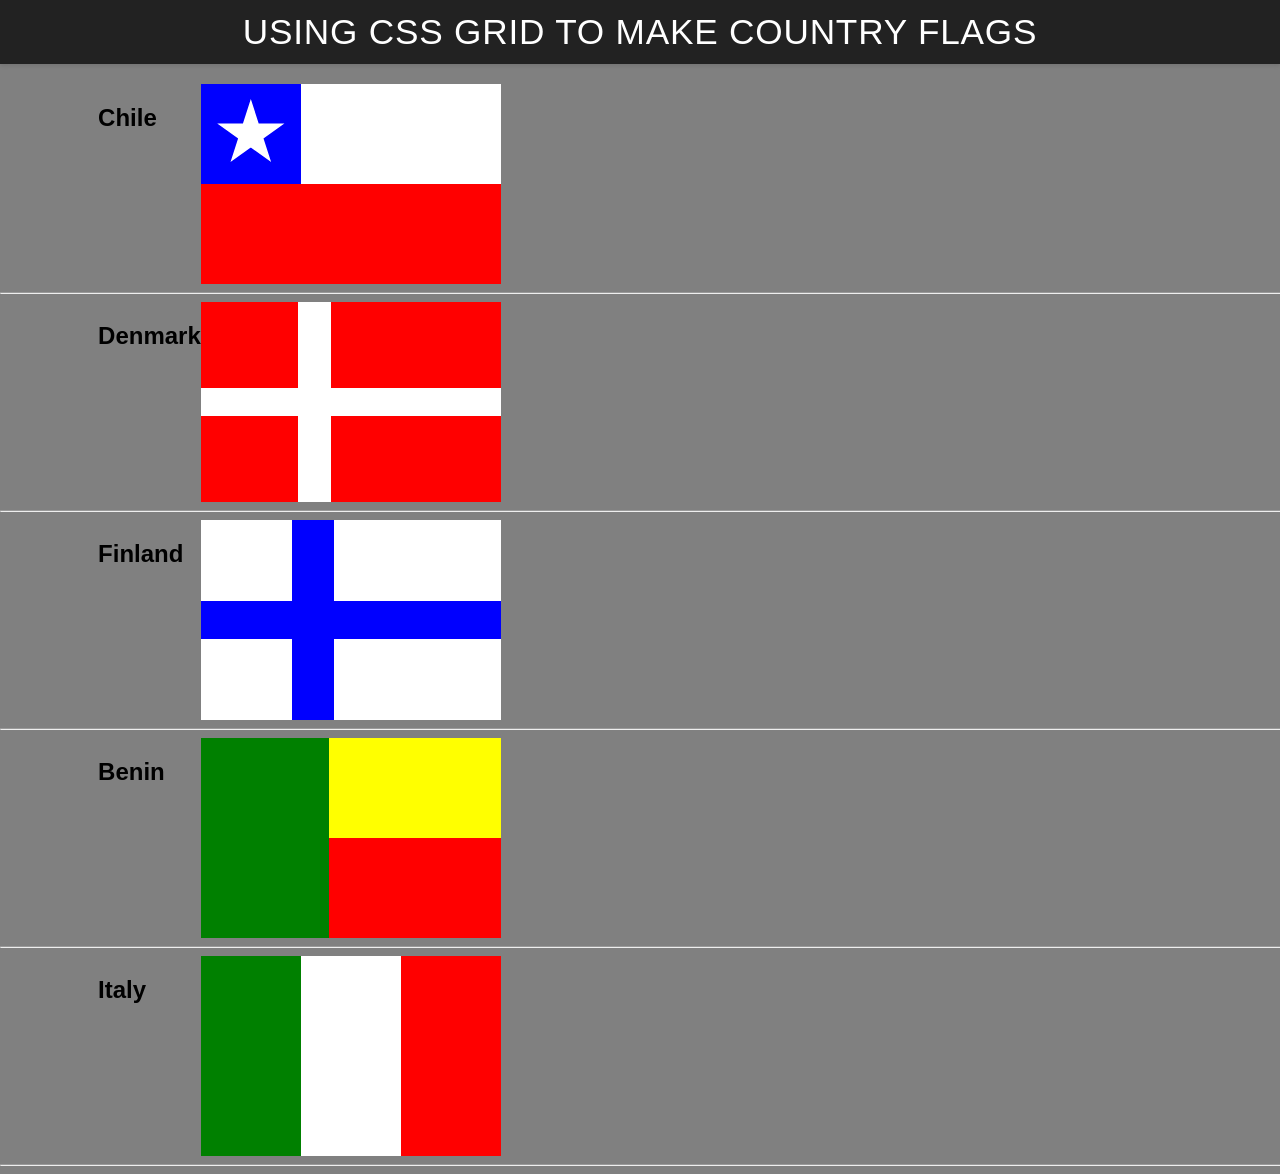
<file: ice/grid_flags/flags.html>
<!DOCTYPE html>
<html lang="en">

<head>
    <meta charset="UTF-8">
    <meta name="viewport" content="width=device-width, initial-scale=1.0">
    <title>Flag</title>
    <style>
        body {
            margin: 0;
            font-family: 'Helvetica Neue', sans-serif;
            background-color: gray;
        }

        header {
            background-color: #222;
            color: #fff;
            padding: 0.75rem 1.5rem;
            display: flex;
            align-items: center;
            justify-content: center;
            font-size: 1.1rem;
            letter-spacing: 0.05rem;
            text-transform: uppercase;
            box-shadow: 0 2px 4px rgba(0, 0, 0, 0.1);
        }

        header h1 {
            margin: 0;
            font-weight: 400;
        }
        main {
            display: grid;
            grid-template-columns: .1fr .1fr 1fr .1fr;
            margin-top: 20px;
        }
        hr {
            width: 100%;
            grid-column: 1 / 5;
        }
        h2 {
            grid-column: 2/3;
        }

        #blue {
            background: blue;
            grid-column: 1 / 2;
            display: grid;
            align-items: center;
            justify-items: center;
        }

        #white {
            background: white;
            grid-column: 2 / 4;
        }

        #red {
            background: red;
            grid-column: 1 / 4;
        }

        #chile {
            display: grid;
            grid-template-columns: 1fr 1fr 1fr;
            grid-template-rows: 1fr 1fr;
            height: 200px;
            width: 300px;
        }

        .star {
            width: 70px;
            aspect-ratio: 1;
            background: white;
            clip-path: polygon(50% 0, 79% 90%, 2% 35%, 98% 35%, 21% 90%);
        }

        
        #denmark {
            display: grid;
            grid-template-columns: 12fr 4fr 21fr;
            grid-template-rows: 12fr 4fr 12fr;
            height: 200px;
            width: 300px;
            background:#fff;
        }

        #dred1,
        #dred2,
        #dred3,
        #dred4 {
            background: red;
        }

        #dred1 {
            grid-column: 1;
            grid-row: 1;
        }

        #dred2 {
            grid-column: 3;
            grid-row: 1;
        }

        #dred3 {
            grid-column: 1;
            grid-row: 3;
        }

        #dred4 {
            grid-column: 3;
            grid-row: 3;
        }

        #finland {
            display: grid;
            grid-template-columns: 11fr 5fr 20fr;
            grid-template-rows: 11fr 5fr 11fr;
            height: 200px;
            width: 300px;
            background: blue;
        }

        #fwhite1,
        #fwhite2,
        #fwhite3,
        #fwhite4 {
            background: white;
        }

        #fwhite1 {
            grid-column: 1;
            grid-row: 1;
        }

        #fwhite2 {
            grid-column: 3;
            grid-row: 1;
        }

        #fwhite3 {
            grid-column:1;
            grid-row: 3;
        }

        #fwhite4 {
            grid-column: 3;
            grid-row: 3;
        }

        #benin {
            display: grid;
            grid-template-columns: 3fr 2fr 2fr;
            grid-template-rows: 1fr 1fr;
            height: 200px;
            width: 300px;
        }

        #bgreen {
            grid-column: 1;
            grid-row: 1/-1;
            background: green;
        }

        #byellow {
            grid-column: 2/-1;
            grid-row: 1;
            background: yellow;
        }

        #bred {
            grid-column: 2/-1;
            grid-row: 2;
            background: red;
        }

        #italy {
            display: grid;
            grid-template-columns: 1fr 1fr 1fr;
            grid-template-rows: 1fr 1fr;
            height: 200px;
            width: 300px;
        }

        #igreen {
            grid-column: 1;
            grid-row: 1/-1;
            background: green;
        }

        #iwhite {
            grid-column: 2;
            grid-row: 1/-1;
            background: white;
        }

        #ired {
            grid-column: 3;
            grid-row: 1/-1;
            background: red;
        }

        
    </style>
</head>

<body>
    <header>
        <h1>Using CSS Grid to make Country Flags</h1>
    </header>
    <main>
        <h2>Chile</h2>
        <div id="chile">
            <div id="blue">
                <div class="star"></div>
            </div>
            <div id="white"></div>
            <div id="red"></div>
        </div>
        <hr>

        <h2>Denmark</h2>
        <div id="denmark">
            <div id="dred1"></div>
            <div id="dred2"></div>
            <div id="dred3"></div>
            <div id="dred4"></div>
        </div>
        <hr>

        <h2>Finland</h2>
        <div id="finland">
            <div id="fwhite1"></div>
            <div id="fwhite2"></div>
            <div id="fwhite3"></div>
            <div id="fwhite4"></div>
        </div>
        <hr>

        <h2>Benin</h2>
        <div id="benin">
            <div id="bgreen"></div>
            <div id="byellow"></div>
            <div id="bred"></div>
        </div>
        <hr>
        <h2>Italy</h2>
        <div id="italy">
            <div id="igreen"></div>
            <div id="iwhite"></div>
            <div id="ired"></div>
        </div>
        <hr>
    </main>
</body>

</html>
</file>
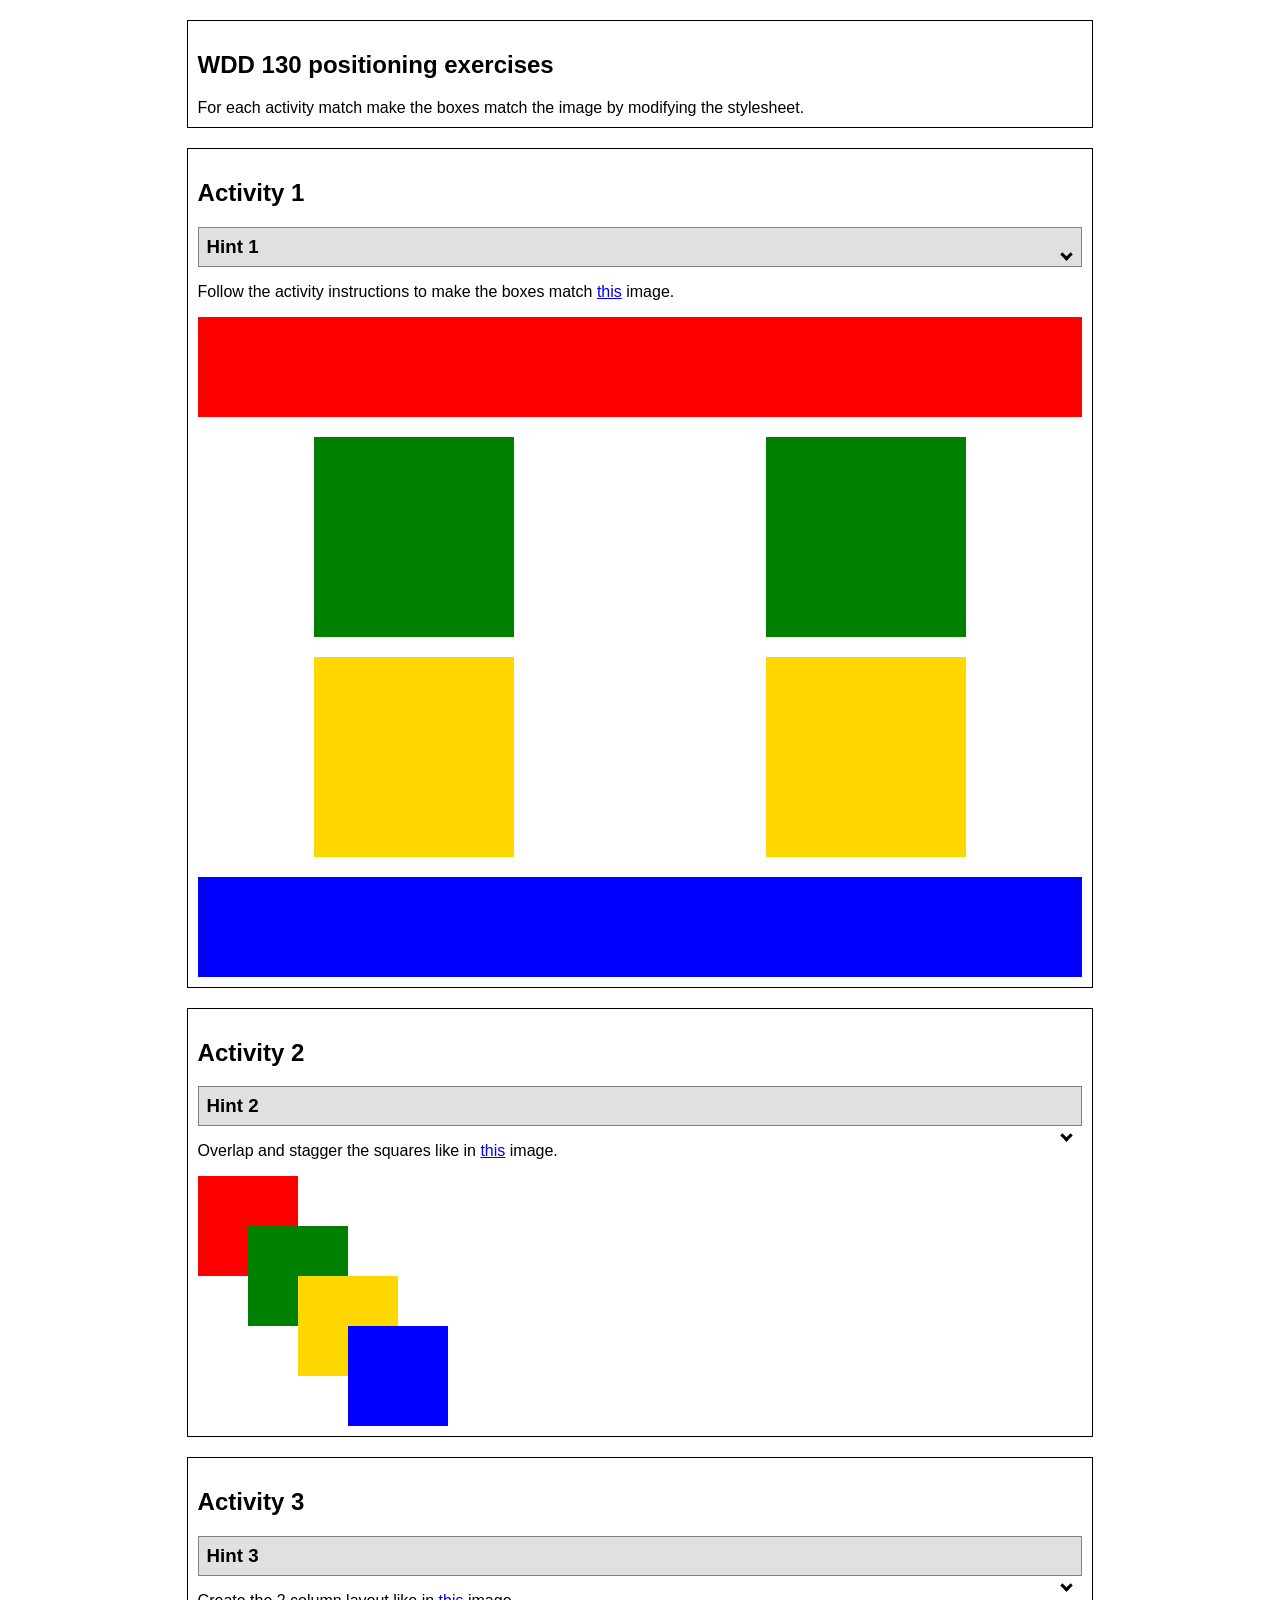
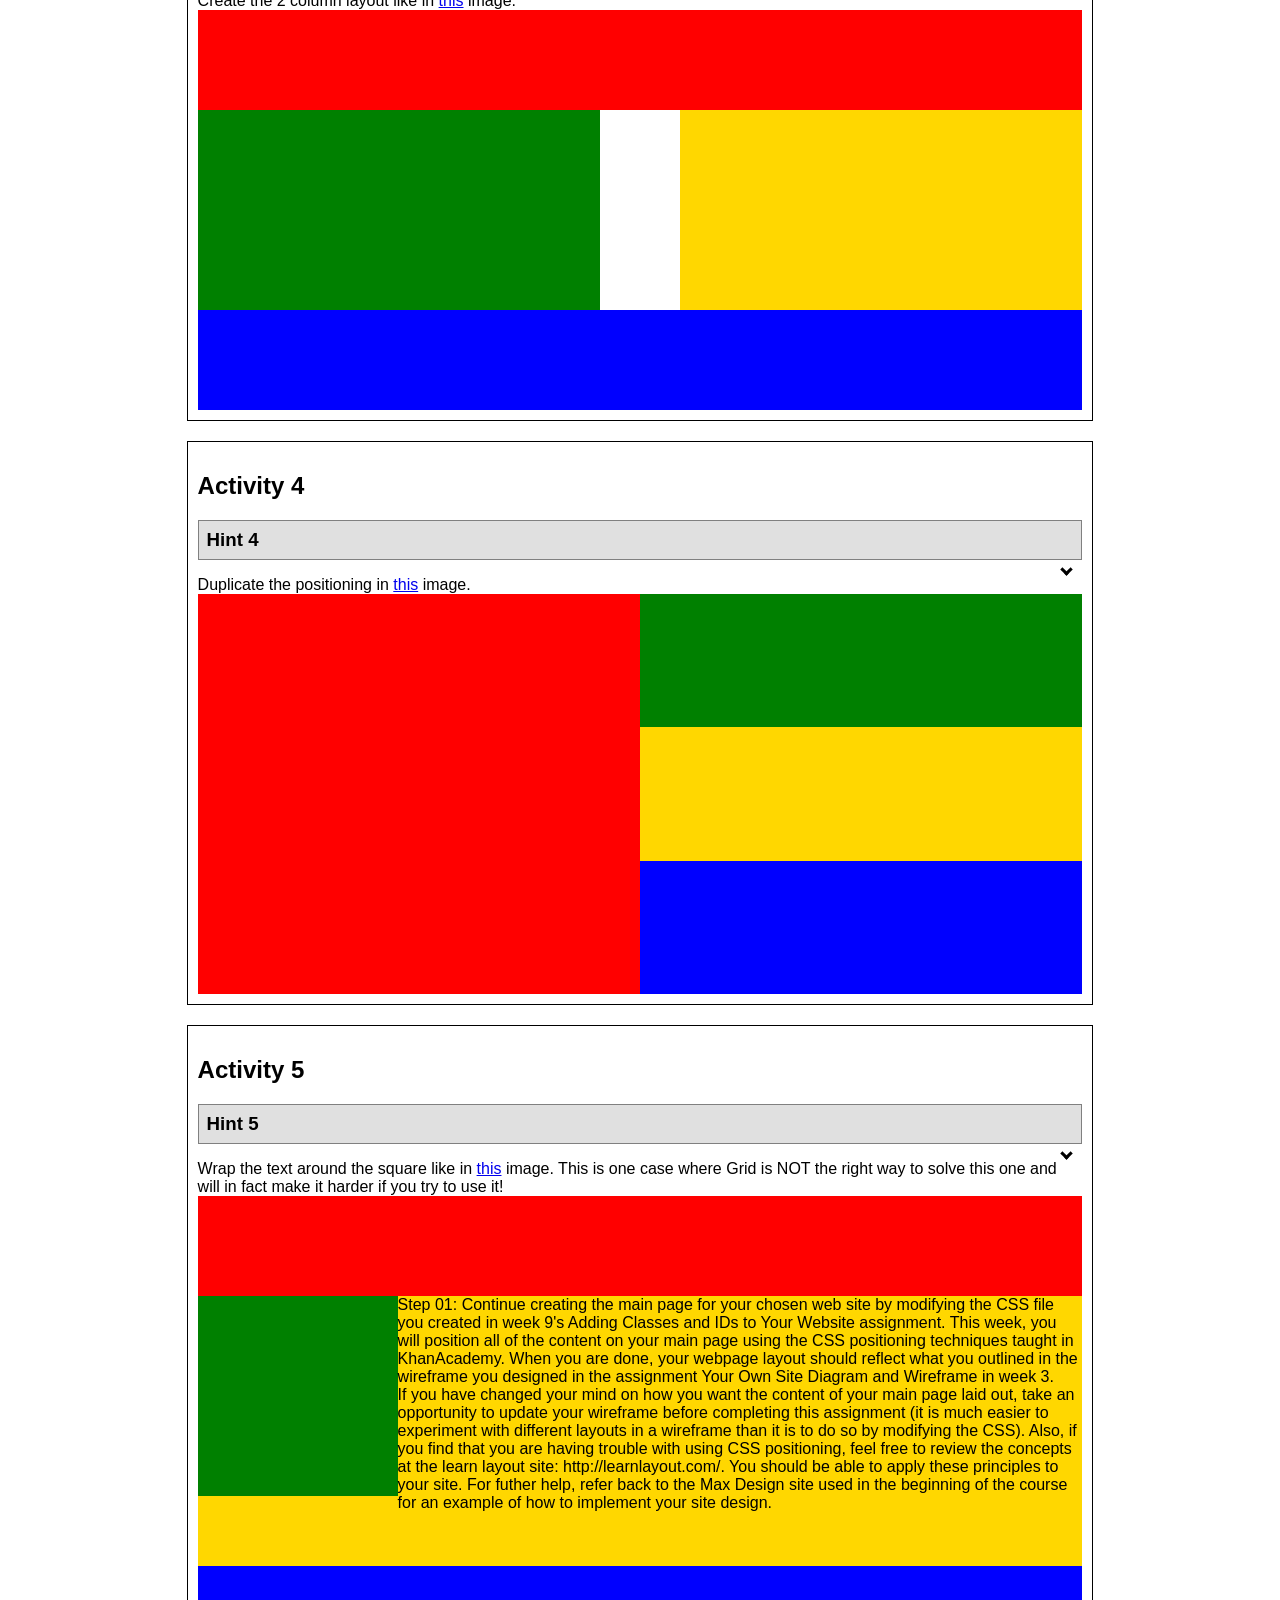
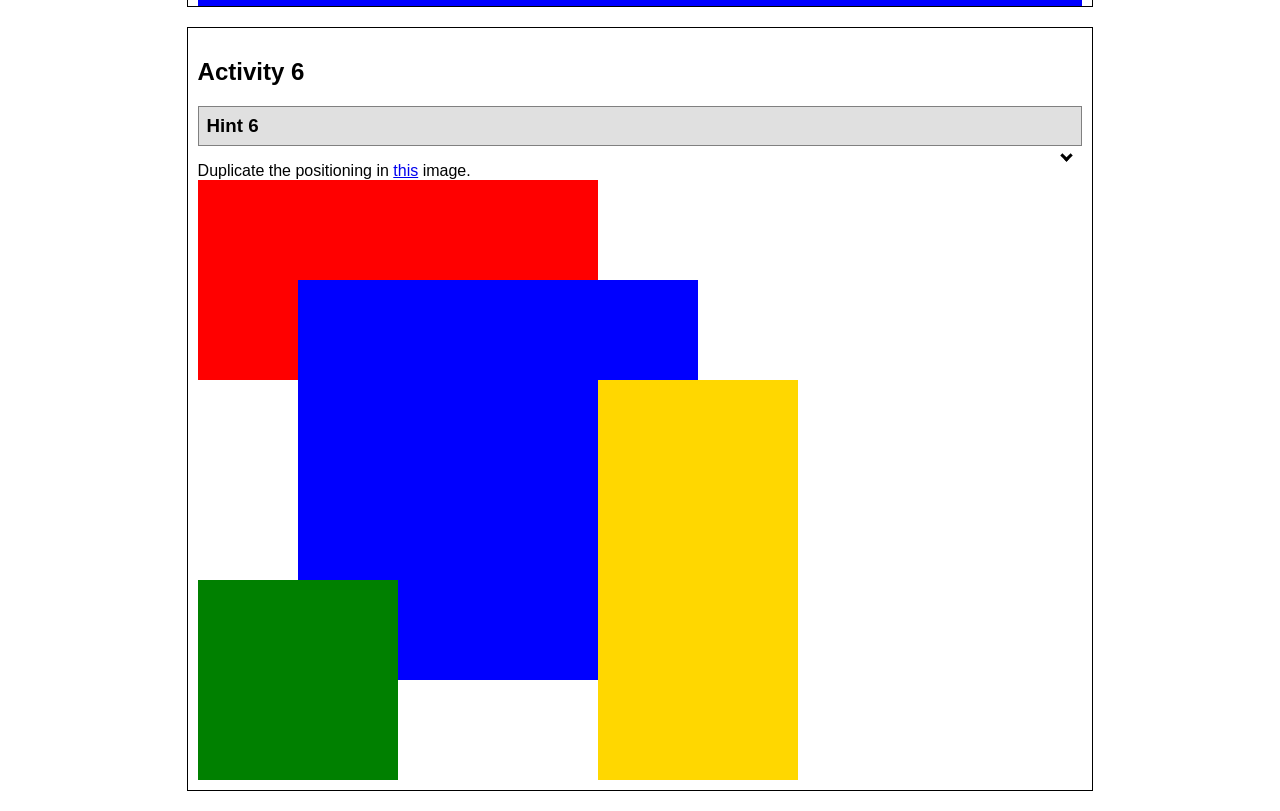
<file: ice/positioning/positioning.html>
<!DOCTYPE html>
<html lang="en">
  <head>
    <!-- HTML - Name: positioning.html -->
    <title>Positioning Activity</title>
    <link rel="stylesheet" type="text/css" href="positionstyles.css" />
  </head>
  <body>
    <div class="activity">
      <h2>WDD 130 positioning exercises</h2>
      For each activity match make the boxes match the image by modifying the stylesheet.</div>
    <div class="activity">
      <h2>Activity 1</h2>
      <section class="hint"><input type="checkbox" ><i></i> <h3>Hint 1</h3><div><p>Use the activity instructions for the firt activity</a></p></div></section>
      <p>Follow the activity instructions to make the boxes match  <a href="images/example1.png" target="_blank">this</a> image.</p>
      <div class="content1" >
        <div class="red1" ></div>
        <div class="green1" ></div>
        <div class="green1" ></div>
        <div class="yellow1"></div>
        <div class="yellow1"></div>
        <div class="blue1"></div>
      </div>
    </div>
    <div class="activity">
      <h2>Activity 2</h2>
      <section class="hint"><input type="checkbox" > <h3>Hint 2</h3><i></i><div>
      <ul>
      <li>grid-template-columns: 50px 50px 50px 50px 50px </li></ul></div></section>
      <p>Overlap and stagger the squares like in <a href="images/example2.png" target="_blank">this</a> image.</p>
      <div class="content2" >
        <div class="red2" ></div>
        <div class="green2" ></div>
        <div class="yellow2"></div>
        <div class="blue2"></div>
      </div>
    </div>
    <div class="activity">
      <h2>Activity 3</h2>
      <section class="hint"><input type="checkbox" > <h3>Hint 3</h3><i></i><div><p>This one is going to be best solved with CSS Grid. Remember to make the boxes the right width first...then start moving them around. </p><h4>Properties used:</h4><ul><li>display:grid;</li><li>grid-template-columns:</li><li>grid-column-gap:</li>
        <li>grid-column:</li>  </ul></div></section>
      Create the 2 column layout like in <a href="images/example3.png" target="_blank">this</a>  image.
      <div class="content3" >
        <div class="red3" ></div>
        <div class="green3" ></div>
        <div class="yellow3"></div>
        <div class="blue3"></div>
      </div>
    </div>
    <div class="activity">
      <h2>Activity 4</h2>
      <section class="hint"><input type="checkbox" > <h3>Hint 4</h3><i></i><div><p>For the others we have been primarily concerned with width. For this one you will need to adjust height as well. </p><h4>Properties used:</h4><ul><li>display:grid;</li><li>grid-template-columns:</li><li>grid-row:</li></ul></div></section>
      Duplicate the positioning in <a href="images/example4.png" target="_blank">this</a> image. 
      <div class="content4" >
        <div class="red4" ></div>
        <div class="green4" ></div>
        <div class="yellow4"></div>
        <div class="blue4"></div>
      </div>
    </div>

    <div class="activity">
      <h2>Activity 5</h2>
      <section class="hint"><input type="checkbox" > <h3>Hint 5</h3><i></i><div><p>Grid is <strong>not</strong> the right way to do this.  In fact there is only one way to really do that...and that is with float. Remember that we float the thing we want the text to wrap around.  Also remember to start by making all the shapes the right size and shape.</p><h4>Properties used:</h4><ul><li>float: left;</li></ul></div></section>
      Wrap the text around the square like in <a href="images/example5.png" target="_blank">this</a> image. This is one case where Grid is NOT the right way to solve this one and will in fact make it harder if you try to use it!
      <div class="content5" >
        <div class="red5" ></div>
        <div class="green5" ></div>
        <div class="yellow5">Step 01: Continue creating the main page for your chosen web site by modifying the CSS file you created in week 9's Adding Classes and IDs to Your Website assignment. This week, you will position all of the content on your main page using the CSS positioning techniques taught in KhanAcademy. When you are done, your webpage layout should reflect what you outlined in the wireframe you designed in the assignment Your Own Site Diagram and Wireframe in week 3. <br />
          If you have changed your mind on how you want the content of your main page laid out, take an opportunity to update your wireframe before completing this assignment (it is much easier to experiment with different layouts in a wireframe than it is to do so by modifying the CSS). Also, if you find that you are having trouble with using CSS positioning, feel free to review the concepts at the learn layout site: http://learnlayout.com/. You should be able to apply these principles to your site. For futher help, refer back to the Max Design site used in the beginning of the course for an example of how to implement your site design.</div>
        <div class="blue5"></div>
      </div>
    </div>
    <div class="activity">
      <h2>Activity 6</h2>
      <section class="hint"><input type="checkbox" > <h3>Hint 6</h3><i></i><div><p>This one is all about visualizing the grid behind the layout. If you are having a hard time doing that first: all the sizes are even multiples of 100, and second here is another example with the lines drawn: <a href="images/example6-hint.png" target="_blank">example 6 with lines</a>. For this one you will find it easiest if you use px for the column width. You can also use <kbd>z-index</kbd> to control the element layering.    </p><h4>Properties used:</h4><ul><li>display:grid;</li><li>grid-template-columns:</li><li>grid-column:</li><li>grid-row:</li><li><a href="https://www.w3schools.com/cssref/pr_pos_z-index.asp" target="_blank">z-index:</a></li></ul></div></section>
      Duplicate the positioning in <a href="images/example6.png" target="_blank">this</a> image.
      <div class="content6" >
        <div class="red6" ></div>
        <div class="green6" ></div>
        <div class="yellow6"></div>
        <div class="blue6"></div>
      </div>
    </div>
  </body>
</html>
</file>
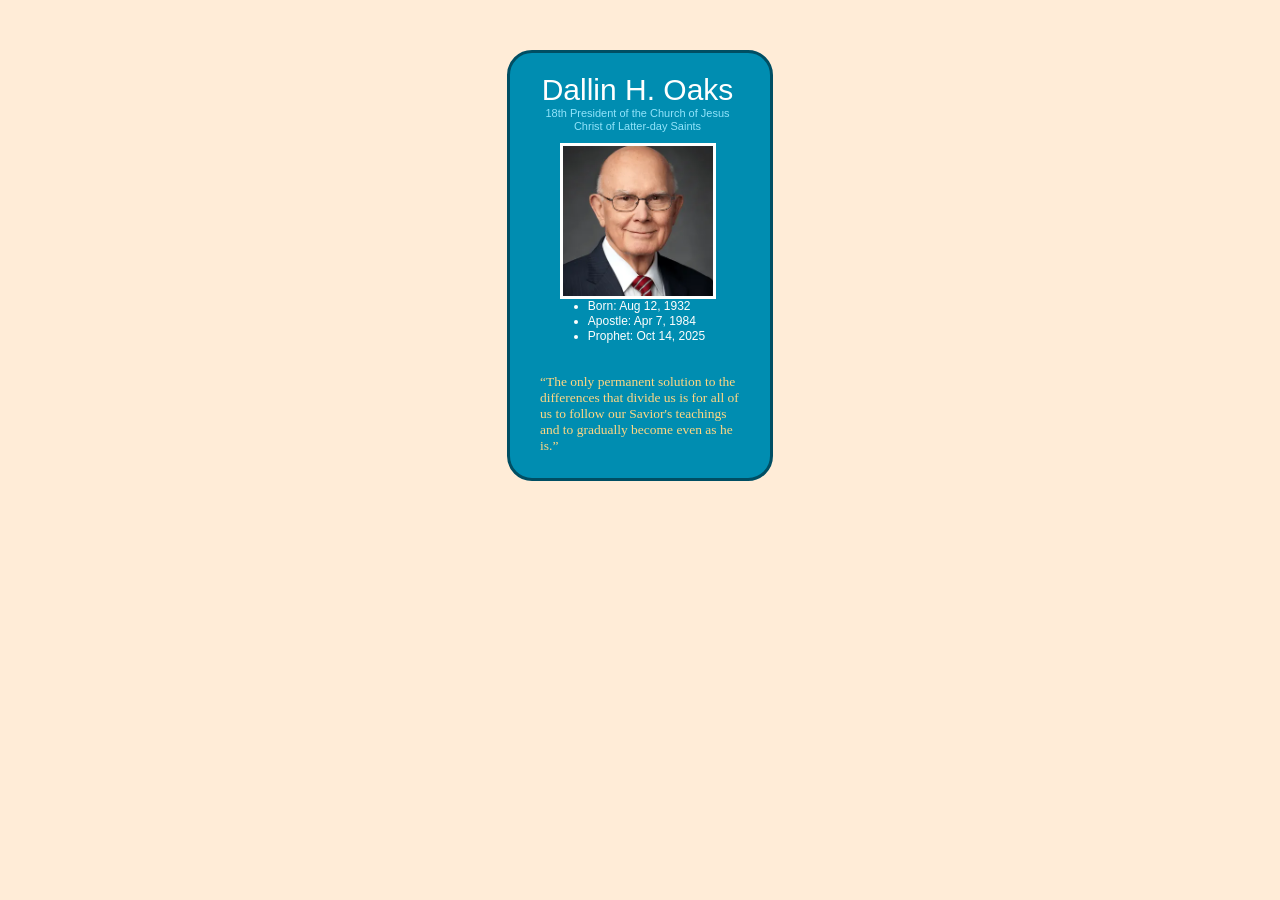
<file: ice/prophet_cards/oaks.html>
<!DOCTYPE html>
<html lang="en">
<head>
    <meta charset="UTF-8">
    <meta name="viewport" content="width=device-width, initial-scale=1.0">
    <title>Dallin H. Oaks</title>
    <style>
        body {
            background: #FFECD7;
            text-align: center;
        }

        .container {
            width: 220px;
            padding: 20px;
            margin: 50px auto;
            background-color: #008db1;
            border-radius: 25px;
            border: #004e63 solid 3px;
        }

        .content {
            display: grid;
            grid-template-columns: 1fr;
            grid-template-areas:
                "name"
                "subtitle"
                "image"
                "details"
                "quote";
            justify-items: center;
            width: 200px;
        }

        .name {
            grid-area: name;
            margin: 0;
            color: #fffffe;
            font-size: 30px;
            font-weight: 400;
            line-height: 1.1;
            font-family: Helvetica, Arial, sans-serif;
        }

        .subtitle {
            grid-area: subtitle;
            margin: 1px 0 10px;
            color: #91e4fb;
            font-size: 11px;
            line-height: 1.2;

            font-family: Helvetica, Arial, sans-serif;
            text-align: center;
            text-decoration: none;
        }

        .content img {
            grid-area: image;
            width: 150px;
            height: 150px;
            object-fit: cover;
            margin: 0;
            border: #fffffe solid 3px;
        }

        .details {
            grid-area: details;
            justify-self: center;
        }

        .content ul {
            margin: 0 auto;
            padding-left: 18px;
            text-align: left;
            color: #fffffe;
            font-size: 12px;
            font-weight: 300;
            line-height: 1.25;
            font-family: Helvetica, Arial, sans-serif;
        }

        .quote {
            grid-area: quote;
            width: 205px;
            margin: 30px 0 4px 10px;
            color: #ffd783;
            font-family: "Brush Script MT", "Nanum Brush Script", cursive;
            font-size: 13.5px;
            justify-self: center;
            text-align: left;
        }
    </style>
</head>
<body>
    <div class="container">
        <div class="content">
            <h1 class="name">Dallin H. Oaks</h1>
            <a class="subtitle" href="https://www.churchofjesuschrist.org/study/manual/teachings-spencer-w-kimball/the-life-and-ministry-of-spencer-w-kimball?lang=eng">18th President of the Church of Jesus Christ of Latter-day Saints</a>
            <img src="images/oaks.webp" alt="President Oaks">
            <div class="details">
                <ul>
                    <li>Born: Aug 12, 1932</li>
                    <li>Apostle: Apr 7, 1984</li>
                    <li>Prophet: Oct 14, 2025</li>
                </ul>
            </div>
            <p class="quote">“The only permanent solution to the differences that divide us is for all of us to follow our Savior's teachings and to gradually become even as he is.”</p>
        </div>
    </div>
</body>
</html>
</file>
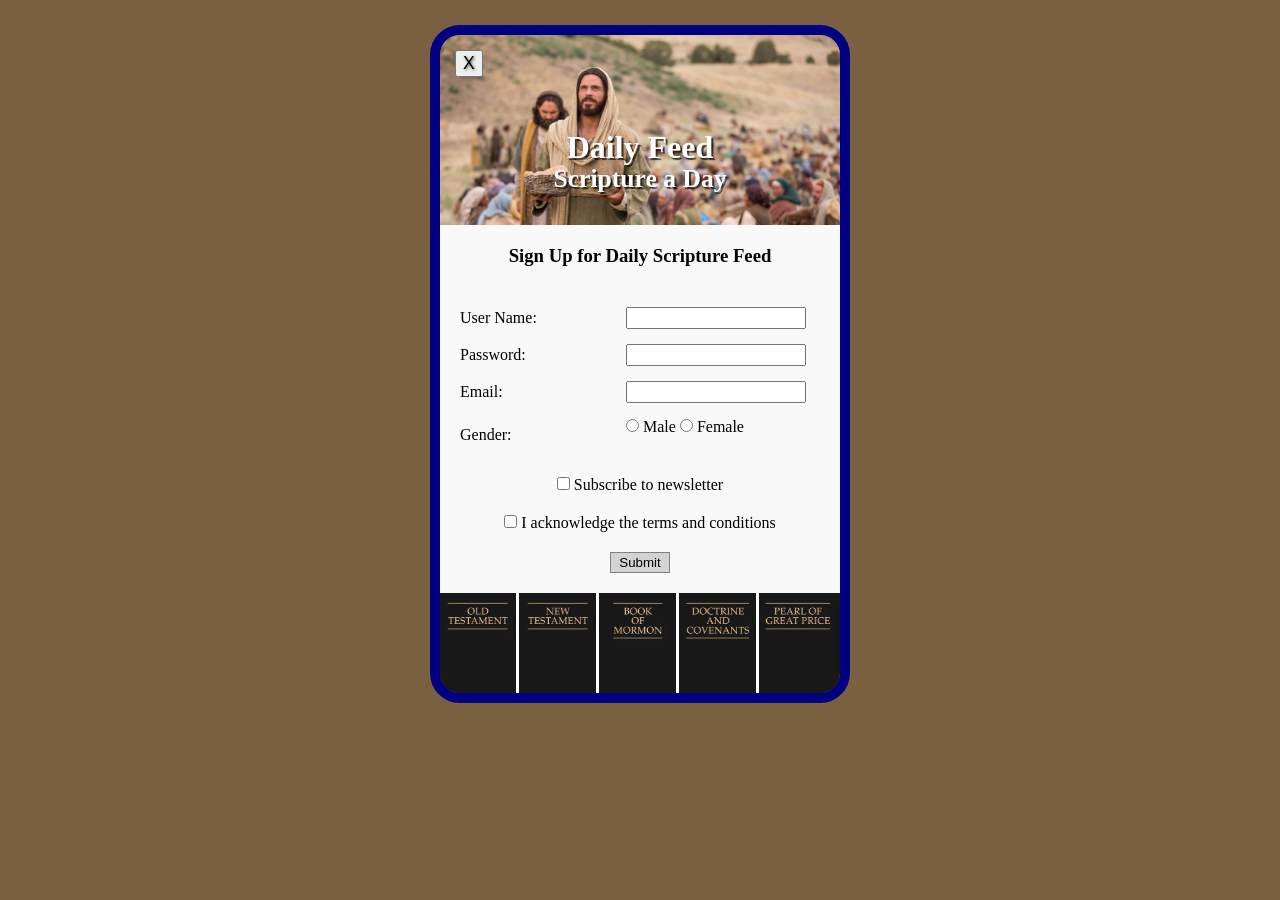
<file: ice/signup/signup.html>
<!DOCTYPE html>
<html lang="en">

<head>
    <meta charset="UTF-8">
    <meta name="viewport" content="width=device-width, initial-scale=1.0">
    <title>Daily Feed Sign Up</title>

    <style>
        * {
            margin: 0;
        }

        body {
            background: rgb(120, 96, 64);
        }

        #formContainer {
            position: relative;
            width: min(400px, calc(100% - 20px));
            margin: 25px auto;
            border: 10px solid navy;
            border-radius: 30px;
            overflow: hidden;
        }

        #formContainer h1 {
            display: block;
            box-sizing: border-box;
            padding: 95px 10px 10px;
            color: white;
            background-image: url('images/jesus_feeds_5000.jpeg');
            background-size: cover;
            background-repeat: no-repeat;
            background-position: center 25;
            height: 190px;
            text-shadow: 2px 2px 1px rgba(0, 0, 0, 0.7);
            font-size: 2em;
            text-align: center;
            line-height: 1.1;
        }

        #formContainer h1::after {
            content: "Scripture a Day";
            display: block;
            font-size: 0.8em;
        }

        #formContainer h3 {
            text-align: center;
            background-color: #f9f9f9;
            padding: 20px 0;
        }

        #myForm {
            padding: 20px;
            background-color: #f9f9f9;
        }

        #closeBtn {
            position: absolute;
            top: 15px;
            left: 15px;
            font-size: 1.1em;
            text-shadow: 1px 1px 3px rgba(0, 0, 0, 0.7);
        }

        #closeBtn:hover {
            cursor: pointer;
            text-shadow: none;
        }

        #myForm label {
            display: inline-block;
            margin-bottom: 15px;
        }

        #myForm > label {
            width: 45%;
            vertical-align: middle;
        }

        #myForm > input[type="text"],
        #myForm > input[type="password"],
        #myForm > input[type="email"] {
            box-sizing: border-box;
            width: 50%;
            height: 22px;
            margin-bottom: 15px;
            vertical-align: middle;
        }

        #myForm div {
            display: inline-block;
            width: 50%;
            margin-bottom: 15px;
            vertical-align: middle;
        }

        #myForm section {
            text-align: center;
            margin: 10px 0 20px;
        }

        #myForm section label {
            margin: 0;
            width: auto;
        }

        #myForm section:last-child {
            margin-bottom: 0;
        }

        section button {
            padding: 2px 8px;
            background-color: lightgrey;
            border: 1px solid grey;
        }

        button:hover {
            cursor: pointer;
            background-color: navy;
            color: white;
        }

        footer {
            display: grid;
            grid-template-columns: repeat(5, 1fr);
            height: 100px;
            margin: 0 auto;
            background: #171717;
        }

        footer img {
            display: block;
            width: 95%;
            height: 100%;
            object-fit: contain;
            object-position: top ;
            border-right: 3px solid white;
        }

        footer img:last-child {
            border-right: 0;
        }



    </style>




</head>

<body>
    <div id="formContainer">
        <h1>Daily Feed</h1>
        <h3>Sign Up for Daily Scripture Feed</h3>
        <form id="myForm">
            <button type="button" id="closeBtn">X</button>
            <label for="username">User Name:</label>
            <input type="text" id="username" name="username" required>

            <label for="password">Password:</label>
            <input type="password" id="password" name="password" required>

            <label for="email">Email:</label>
            <input type="email" id="email" name="email" required>

            <label>Gender:</label>
            <div>
                <input type="radio" id="male" name="gender" value="male" required>
                <label for="male">Male</label>
                <input type="radio" id="female" name="gender" value="female" required>
                <label for="female">Female</label>
            </div>

            <section>
                <input type="checkbox" id="newsletter" name="newsletter">
                <label for="newsletter">Subscribe to newsletter</label>
            </section>

            <section>
                <input type="checkbox" id="conditions" name="conditions" required>
                <label for="conditions">I acknowledge the terms and conditions</label>
            </section>

            <section>
                <button type="submit">Submit</button>
            </section>
        </form>
        <footer>
            <img src="images/old_testament.webp" alt="Old Testament">
            <img src="images/new_testament.webp" alt="New Testament">
            <img src="images/book_of_mormon.webp" alt="Book of Mormon">
            <img src="images/doctrine_and_covenants.webp" alt="Doctrine and Covenants">
            <img src="images/pearl_of_great_price.webp" alt="Pearl of Great Price">
        </footer>
    </div>

    <div id="output"></div>

    <script>
        // Here is some Javascript to start looking forward to wdd131
        document.getElementById("closeBtn").addEventListener("click", function () {
            document.getElementById("formContainer").style.display = "none";
         });
        const form = document.getElementById('myForm');
        const output = document.getElementById('output');

        form.addEventListener('submit', function (event) {
            event.preventDefault(); // Stop form from actually submitting

            const formData = new FormData(form);
            const entries = [];

            for (const [key, value] of formData.entries()) {
                if (key == "password") {
                    entries.push(`<strong>${key}</strong>: ${value} (you should probably encrypt the password)`);
                } else {
                    entries.push(`<strong>${key}</strong>: ${value}`);
                }
            }

            output.innerHTML = `
            <br>  
            <h3>Here is the data that would be sent to the server:</h3>
            <ul>
                ${entries.map(item => `<li>${item}</li>`).join('')}
            </ul>
            `;
                });
    </script>

</body>

</html>
</file>
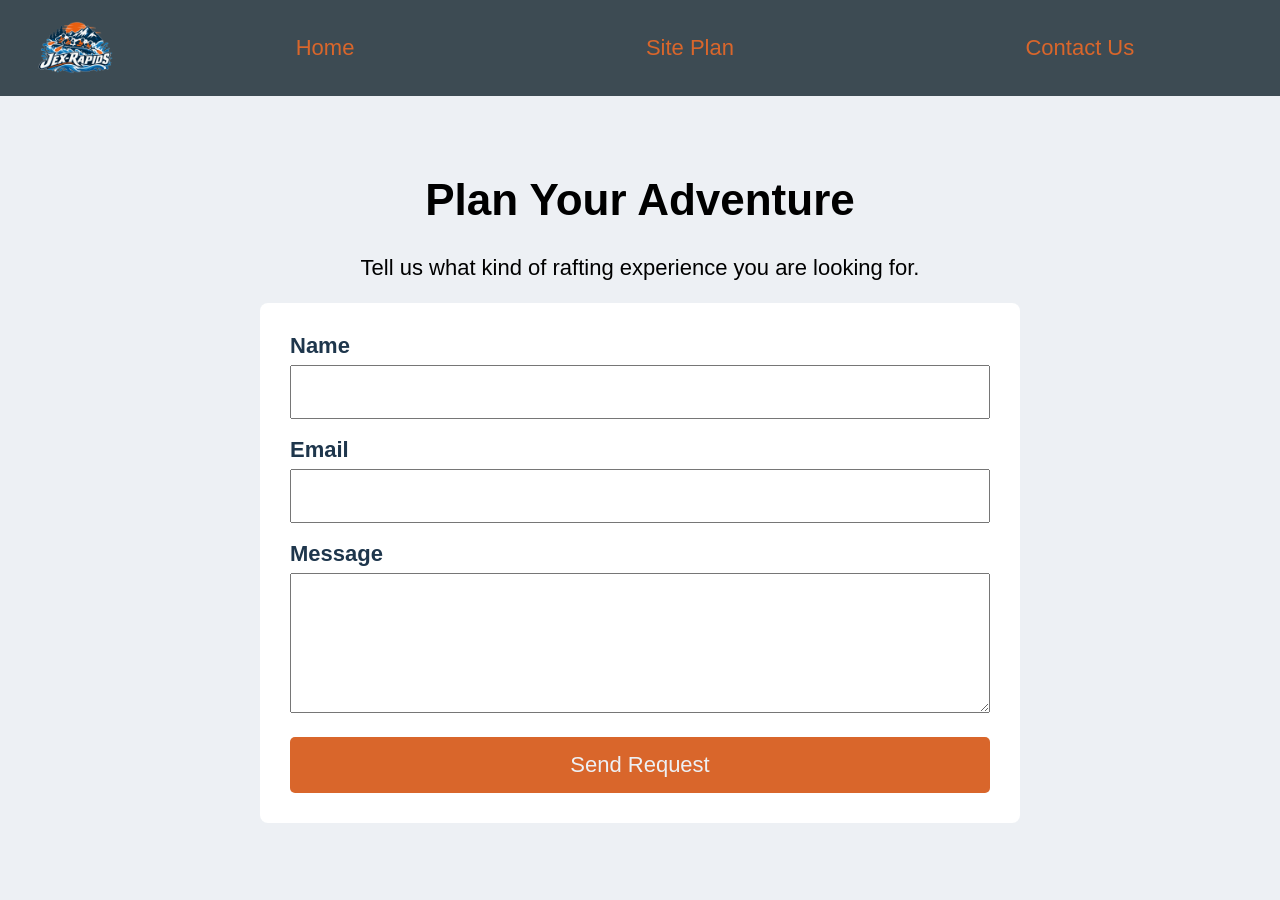
<file: WWR-U1/wwr/contactus.html>
<!DOCTYPE html>
<html lang="en-us">
<head>
  <meta charset="UTF-8">
  <meta name="viewport" content="width=device-width, initial-scale=1.0">
  <title>Contact Jex-Rapids</title>
  <link rel="stylesheet" href="../styles/style.css">
  <style>
    main { max-width: 760px; padding: 50px 24px; }
    form { display: grid; gap: 18px; text-align: left; background: #fff; padding: 30px; border-radius: 8px; }
    label { color: #1E364C; font-weight: bold; }
    input, textarea { box-sizing: border-box; width: 100%; padding: 12px; margin-top: 6px; font: inherit; }
    textarea { min-height: 140px; }
    button { border: 0; cursor: pointer; background: #D9662B; color: #edf0f4; padding: 15px 30px; border-radius: 5px; font: inherit; }
  </style>
</head>
<body>
  <header>
    <a id="logo_link" href="index.html"><img class="logo" src="../images/JexRapids-Logo.png" alt="Jex-Rapids logo"></a>
    <nav>
      <a href="index.html">Home</a>
      <a href="site-plan-ranfting.html">Site Plan</a>
      <a href="contactus.html">Contact Us</a>
    </nav>
  </header>
  <main>
    <h1>Plan Your Adventure</h1>
    <p>Tell us what kind of rafting experience you are looking for.</p>
    <form action="#" method="post">
      <label for="name">Name<input id="name" name="name" required></label>
      <label for="email">Email<input id="email" name="email" type="email" required></label>
      <label for="message">Message<textarea id="message" name="message" required></textarea></label>
      <button type="submit">Send Request</button>
    </form>
  </main>
</body>
</html>
</file>
<file: Portfolio/styles/style.css>
body {
    background-color: #f7f4ef;
    margin:0
}

header {
    width: 100%;
    height: 100px;
    background-color:#315c7d;
    /* background-image: linear-gradient(to bottom right, #4a90e2, #16324f); */
    display: flex;
    justify-content: space-between;
    align-items: center;

}

header nav ul{
    display:flex;
    gap: 1.2em;
    list-style-type: none;
    float: right;
    margin-right: 1.5em;
    color: #f7f4ef;
}

header .logo {
    max-width: 150px;
    margin: 15px;
    
}

nav li {
    margin: 5px;
    font-size: 1.1em;
}

nav li:hover {
    color: #f2c14e;
}

header nav a {
    color: inherit;
    text-decoration: none;
}

header nav a:focus-visible {
    color: #f2c14e;
    outline: 2px solid #f2c14e;
    outline-offset: 4px;
}

main {
    display: grid;
    grid-template-columns: minmax(0, 1.7fr) minmax(0, 1fr);
    gap: 20px;
    max-width: 1200px;
    margin: 24px auto;
    padding: 0 24px;
    
}

.ice-page .ice-preview {
    position: relative;
    min-width: 0;
    margin-block: 8px;
}

.ice-page .ice-preview img {
    position: absolute;
    inset: 0;
    width: 100%;
    height: 100%;
    object-fit: contain;
    aspect-ratio: auto;
    background: transparent;
}
.download-btn,
.github-btn {
    display: inline-flex;
    align-items: center;
    justify-content: center;
    gap: 8px;
    padding: 12px 24px;
    font: inherit;
    background-color: #7fb3d5;
    color: #16324f;
    border: 1px solid #315c7d;
    border-radius: 4px;
    cursor: pointer;
}

.download-btn svg,
.github-btn svg {
    width: 20px;
    height: 20px;
    flex-shrink: 0;
    fill: none;
    stroke: currentColor;
    stroke-width: 2;
    stroke-linecap: round;
    stroke-linejoin: round;
}

.download-btn:hover,
.github-btn:hover {
    background-color: #f2c14e;
}

.download-btn:focus-visible,
.github-btn:focus-visible {
    outline: 3px solid #16324f;
}

h1 {
    font-family: "Space Grotesk", "Helvetica Neue", Arial, sans-serif;
}

h2 {
    color: #315c7d;
    font-family: "Space Grotesk", "Helvetica Neue", Arial, sans-serif;
}

p {
    font-family: 'inter', sans-serif;
}

.hero,
.carousel {
    grid-column: 1 / -1;
}

.hero {
    display: grid;
    grid-template-columns: minmax(0, 3fr) minmax(0, 4fr);
    gap: 24px;
    padding: 16px;
    background-color: #f7f4ef;
    border: 1px solid #bcc3c8;
    border-radius: 6px;
}

.hero img {
    grid-column: 1;
    grid-row: 1 / 4;
    place-self: center;
    width: 85%;
    aspect-ratio: 1;
    background-color: gray; 
}

.carousel {
    display: grid;
    grid-template-columns: repeat(3, minmax(0, 1fr));
    gap: 16px;
    padding: 10px;
    background-color: #315c7d;
    box-shadow: 0 0 0 100vmax #315c7d;
    clip-path: inset(0 -100vmax);
}

.carousel section {
    background-color: #f7f4ef;
    border: 1px solid #bcc3c8;
    border-radius: 4px;
    display: grid;
    grid-template-columns: 2fr 2fr 1fr;
}

.carousel section img {
    grid-column: 1;
    grid-row: 1 / 4;
    place-self: center;
    width: 85%;
    aspect-ratio: 1;
    object-fit: contain;
}

.carousel section h2 {
    grid-column: 2;
}

.carousel section p {
    grid-column: 2 / 4;
    margin: 0;
    color: #263238;
    line-height: 1.5;
}

.carousel .card-actions {
    grid-column: 2 / -1;
    display: flex;
    gap: 8px;
    padding: 8px 0;
}

.carousel .card-actions button {
    display: inline-flex;
    align-items: center;
    justify-content: center;
    width: 44px;
    height: 44px;
    padding: 0;
    border: 1px solid #315c7d;
    border-radius: 50%;
    background-color: #7fb3d5;
    color: #16324f;
    cursor: pointer;
}

.carousel .card-actions svg {
    width: 20px;
    height: 20px;
    fill: none;
    stroke: currentColor;
    stroke-width: 2;
    stroke-linecap: round;
    stroke-linejoin: round;
}

.carousel .card-actions button:hover {
    background-color: #f2c14e;
}

.carousel .card-actions button:focus-visible {
    outline: 3px solid #16324f;
    outline-offset: 3px;
}
.hero img {
    width: 30%;

}

/* table section */
.table {
    margin: 0;
    grid-column: 1 / 2;
    min-width: 0;
    overflow-x: auto;
    padding: 16px;
    background-color: #f7f4ef;
    border: 1px solid #bcc3c8;
    border-radius: 6px;
}

.table h2 {
    margin: 0 0 16px;
    color: #16324f;
}

.table table {
    width: 100%;
    border-collapse: collapse;
    color: #263238;
}

.table th,
.table td {
    padding: 10px;
    text-align: left;
    border: 1px solid #bcc3c8;
}

.table th {
    background-color: #315c7d;
    color: white;
}

.table tbody tr:nth-child(even) {
    background-color: #f7f4ef;
}

.table a {
    color: #315c7d;
}

.table a:hover {
    text-decoration: none;
}

/*about section*/

.about {
    grid-column: 2;
    display: grid;
    grid-template-columns: 90px minmax(0, 1fr);
    gap: 12px;
    align-content: start;
    padding: 16px;
    border: 1px solid #bcc3c8;
    border-radius: 6px;
}

.about #profile {
    grid-column: 1;
    grid-row: 1/3;
    width: 100%;
    aspect-ratio: 1;
    object-fit: cover;
    object-position: center top;
    border-radius: 50%;
    margin: auto 0;
}

.about h3 {
    grid-column: 2;
    margin: 0;
    color: #263238;
    line-height: 1.5;
}

.about p {
    grid-column: 2;
    margin: 0;
    color: #263238;
    line-height: 1.5;
}

.about section {
    grid-column: 1 / -1;
    display: grid;
    grid-template-columns: repeat(3, minmax(0, 1fr));
    gap: 8px;
    padding-top: 12px;
    border-top: 1px solid #bcc3c8;
}

.about section h4 {
    grid-column: 1 / -1;
    margin: 0 0 4px;
    color: #315c7d;
}

.about section button {
    padding: 10px 6px;
    background-color: #7fb3d5;
    color: #16324f;
    border: 1px solid #315c7d;
    border-radius: 4px;
    cursor: pointer;
}

.about section button:hover {
    background-color: #f2c14e;
}

/* Feedback form */
.feedback-form {
    grid-column: 1 / -1;
    display: grid;
    grid-template-columns: repeat(2, minmax(0, 1fr));
    gap: 16px;
    padding: 24px;
    background-color: #f7f4ef;
    border: 1px solid #bcc3c8;
    border-radius: 6px;
}

.feedback-form h2,
.feedback-form > p {
    grid-column: 1 / -1;
    margin: 0;
}

.feedback-form h5 {
    color: #16324f;
    margin:0;
    font-size: 1.1em;
}

.feedback-form p {
    color: #263238;
    line-height: 1.5;
}

.feedback-form .form-field {
    display: flex;
    flex-direction: column;
    gap: 6px;
    min-width: 0;
}

.feedback-form .full-width {
    grid-column: 1 / -1;
}

.feedback-form label {
    color: #16324f;
    font-weight: bold;
}

.feedback-form input,
.feedback-form select,
.feedback-form textarea {
    box-sizing: border-box;
    width: 100%;
    padding: 12px;
    font: inherit;
    color: #263238;
    background-color: white;
    border: 1px solid #315c7d;
    border-radius: 4px;
}

.feedback-form textarea {
    resize: vertical;
    min-height: 120px;
}

.feedback-form button {
    grid-column: 1 / -1;
    justify-self: start;
    padding: 12px 24px;
    font: inherit;
    font-weight: bold;
    color: #16324f;
    background-color: #7fb3d5;
    border: 1px solid #315c7d;
    border-radius: 4px;
    cursor: pointer;
}

.feedback-form button:hover {
    background-color: #f2c14e;
}

.feedback-form input:focus-visible,
.feedback-form select:focus-visible,
.feedback-form textarea:focus-visible,
.feedback-form button:focus-visible {
    outline: 3px solid #315c7d;
    outline-offset: 3px;
}

footer {
    text-align: center;
    background-color: #16324f;
    color:#bcc3c8;
    display: flex;
    align-items: center;
    justify-content: center;
}



/* Keep ICE site links styled like the other project buttons. */
.ice-page .site-btn {
    text-decoration: none;
}

/* Preserve the globe colors while darkening the wordmark and outer bracket. */
.latest-project .project-logo {
    display: grid;
    grid-column: 1;
    grid-row: 1;
    place-self: center;
    width: 100%;
    max-width: 420px;
}

.latest-project .project-logo img {
    grid-area: 1 / 1;
    width: 100%;
    height: auto;
    aspect-ratio: auto;
    background: transparent;
}

.latest-project .project-logo .logo-wordmark {
    /* Protect the globe inside the bracket while darkening the text and frame. */
    clip-path: polygon(evenodd,
        0 0, 100% 0, 100% 100%, 0 100%, 0 0,
        2.6% 27%, 12.5% 3.8%, 35% 3.8%, 44.3% 26%,
        44.3% 70.7%, 35% 94.2%, 12.5% 94.2%, 2.6% 71%,
        2.6% 27%
    );
    filter: brightness(0);
}

.latest-project .site-btn {
    text-decoration: none;
}
</file>
<file: ice/halloween/styles/styles.css>
/* Add your CSS here to style your halloween page */

body {
    margin: 0;
    padding: 0;
}

#wrapper {
    display: flex;
    flex-direction: column;
    min-height: 100vh;
}

header {
    width: 100vw;
    background-color: #323031;
    color:#FF9100;
}

nav ul {
    display: flex;
    list-style-type: none;
    justify-content: end;
    gap: 30px;
    font-size: 1.2em;
    padding-right: 30px;
}

nav li {
    display: inline-block;
}

nav li:hover{
    color:#d93a34;
}

div {
    display: flex;
    flex-direction: column;
    height: 100vh;      /* was min-height */
}

main {
    flex:1;
    display: grid;
    min-height: 0;
    grid-template-columns: repeat(3, 1fr);
    grid-template-rows: auto 1fr;
    position: relative;
    width: 100%;
}

main h1, 
main img {
    grid-column: 1/-1;
}

main h1{
    font-size: 5.5em;
    width:100%;
    text-align: center;
    padding-top: 100px;
    color:#ffbd17;
    text-shadow: 5px 4px 4px #323031;
    font-family: 'creepster', cursive;

}


main img {
    position: absolute;
    top: -200px;
    left: 0;
    width: 100%;
    height: 100%;
    object-fit: cover;
    z-index: -1;
    clip-path: inset(0 0 25% 0);
}

main section {
    grid-row: 2;
    z-index: -2;
    background-color: #FF9100;
    display: flex;
    flex-direction: column;
    justify-content: center; 
    padding-top: 20vh;

}
main h2{
    margin:0;
    padding: 15px -5 0 15px;
    text-align: center;
    font-family: 'creepster', cursive;
    width: 100%;
    background-color: #323031;
    color: #d93a34;
    
}

main p {
    margin:0;
    padding: 10px -5 15px 15px;
    text-align: center;
    width:100%;
    background-color: #323031;
    color: #d93a34;
    min-height: 150px;
}


footer {
    background-color: #323031;
    color: #FF9100;
    padding: 15px;

}

/* Phone sizing */

@media (max-width: 768px) {

    div {
        height: auto;         
        min-height: 100vh;   
    }

    nav ul {
        justify-content: center;
        flex-wrap: wrap;
        gap: 15px;
        padding: 0 10px;
        font-size: 1em;
    }

    main {
        grid-template-columns: 1fr;  
        grid-template-rows: auto;   
    }

    main h1 {
        font-size: 2.5em;
        padding-top: 40px;
    }

    main img {
        top: 0;
        height: 300px;              
        clip-path: none;
    }

    main section {
        grid-row: auto;               
        justify-content: flex-start;
        padding: 0;
    }

    main section:first-of-type { /* Had to do some searching to figure this out*/
        padding-top: 200px;           
    }

    main p {
        min-height: 0;              
    }
}
</file>
<file: WWR-U1/styles/style.css>
#content{
    max-width:1600px;
    margin: 0 auto;
}

#background{
    height: 725px;
    background-color: #1E364C;
    grid-column: 1/11;
    grid-row: 4/9;
    z-index: -1;

}

#hero{
    display: grid;
    grid-template-columns: 1fr 3fr 1fr;
    margin-top: -100px;
}

#hero-box {
    grid-column: 1/4;
    grid-row: 1/3;
    z-index: -1;
}

#hero-msg{
    grid-column: 2/3;
    grid-row: 1/2;
    margin-top: 100px;
    
}

#hero-msg h2 {
    color:#D9662B;
}

#hero-img{
    width: 100%;
}

h4 {
    text-align: center;
    color:#edf0f4;
}

.button-box{
    text-align: center;
    margin: 0 auto;
}

main {
    text-align: center;
    margin: 0 auto;
}

.home-grid{ 
    display: grid;
    grid-template-columns: repeat(10, 1fr);
    grid-auto-rows: minmax(20px, auto);


}

main section img {
    box-sizing: border-box;
}

section{
    text-align: center;
    margin: 0 auto;
}  

nav {
    display:flex;
    justify-content: space-around;
}

nav a {
    text-align: center;
    margin: 0 auto;
    color:#D9662B;
    text-decoration: none;
    padding: 35px;
}

nav a:hover {
    background-color: rgb(217, 102, 43, 0.7);
    color :#1E364C;
}

body {
    background-color:#edf0f4;
    font-family: Verdana, Arial, Sans-serif;
    font-size: 22px;
    margin: 0;
    padding: 0;
}

h2 {
    margin: 0;
}

header {
    display: grid;
    grid-template-columns: 150px auto;
    background-color: rgba(43, 58, 66, 0.9);
    color:#edf0f4;
}

#logo_link {
    padding-top: 5px;
    justify-self: center;
    align-self: center;
}

.logo {
    width: 80px;
}

.join {
    background-color:#D9662B;
}

.join:hover {
    background-color:#edf0f4;
    color:#1E364C;
    transform: scale(1.1);
}

.book, .join {
    display: inline-block;
    color: #edf0f4;
    text-decoration: none;
    font-size: 18px;
    padding: 15px 30px; 
    margin-top:50px;
    border-radius: 5px;
    transition: transform .5s;
}

.book {
    background-color: #5C7A5E;
}

.book:hover {
    background-color: #D9662B;
    color:#edf0f4;
    transform: scale(1.1);
}

.home-title {
    color:#edf0f4;
    font-family: trebuchet ms, sans-serif;
    font-size: 2em;
    margin-top: 10px;
}

.card-img, .mountains {
    width:100%;
}

.mountains {
    grid-column: 2/7;
    grid-row: 5/8;
    z-index: 0;
    box-shadow: 5px 5px 10px #6f7364;

}

.card-img {
    border:10px solid #5C7A5E;
    transition: transform .5s;
    box-shadow: 5px 5px 10px #6f7364
}

.card-img:hover {
    opacity: .6;
    transform: scale(1.1);
}

.rivers-card {
    margin: 200px 0;
    grid-column: 2/4;
    grid-row: 2/3;
}

.camping-card {
    margin: 200px 0;
    grid-column: 5/7;
    grid-row: 2/3;
}

.rapids-card {
    margin: 200px 0;
    grid-column: 8/10;
    grid-row: 2/3;
}

.msg {
    background-color: #5C7A5E;
    color: #edf0f4;
    line-height: 1.5em;
    padding: 35px; 
    grid-column: 6/10;
    grid-row: 6/7;
    z-index: 1;
    box-shadow: 5px 5px 10px #6f7364;
}

.msg p {
    font-size: .8em;
    padding-bottom: 15px;
}

.msg h2 {
    color:#D9662B;
    font-family: trebuchet ms, sans-serif;
}

.icon {
    width: 80px;
    padding-top: 10px;
}

footer {
    background-color:#5C7A5E;
    padding: 25px 50px;
    margin-top: 200px;
    display: flex;
    justify-content: space-around;
    align-items: center;
}

footer p {
    font-size: 1.2em;
}

footer a {
    color:#D9662B;
    text-decoration:none;
}

footer a:hover {
    color:#1E364C;
    text-decoration:underline;
}

footer .social {
    padding-top: 15px;
}

footer .social img {
    box-shadow: 5px 5px 10px #1E364C;

}

/* Media - Phone Screen */
@media screen and (max-width: 900px) {
    #hero, .home-grid{
        display:block;
        height: auto;
    }

    nav, footer {
        flex-direction: column;
    }

    nav a {
        display:block;
        padding: 15px;
    }

    #hero {
        margin-top: 0px;
    }

   #hero-msg {
        margin-top: 0;
    }
    #hero-msg h4 {
        display: none;
    }
    #hero-msg h1 {
        color: #6f7364;
    }
    .home-title {
        font-size: 25px;
    }
    .rivers-card, .camping-card, .rapids-card { 
        margin: 50px auto;
        width: 60%;
    }
    #background {
        display: none;
    }
    .mountains, .msg {
        width: 80%;
        display: block;
        margin: 0 auto;
    }
    footer {
        margin-top: 25px;
    }
}
</file>
<file: ice/favorite_devo/styles/styles.css>
body {
  margin: 0;
  height: 100%;
  font-family: Arial, sans-serif;
  background: linear-gradient(to bottom, #d3d3d3, #001f3f);
  background-repeat: no-repeat; /* Just in case */
  background-attachment: fixed;
}

.container {
  text-align: center;
}

.header {
  padding: 20px 0;
}

.header-image {
  background-image: url('../images/icenter.png'); /* Replace with your image */
  background-repeat: no-repeat;
  background-position: center;
  height: 150px;
  display: flex;
  flex-direction: column;
  justify-content: center;
  color: white;

}

.header-image h1 {
  margin: 0;
  line-height: 0.9;
    font-size: 3.5em;
  font-weight: bold;
  text-shadow: 2px 2px 4px rgba(0, 0, 0, 0.7);
  background: #00000055;
}

.content-box {
  background-color: white;
  margin: 30px auto;
  width: 90%;
  max-width: 900px;
  padding: 40px;
  box-shadow: 5px 5px 0px black;
  min-height: 400px;
}

table {
  width: 100%;
  max-width: 1000px;
  margin: 0 auto;
  border-collapse: collapse;
  background-color: #d8d8d8;
  border-image: linear-gradient(135deg, #001f3f, #7fdbff) 1;;
}

th, td {
  padding: 10px 14px;
  text-align: center;
  border: 1px solid #001f3f;
}

th {
  background-color: #001f3f;
  color: white;
}

td a {
  color: #001f3f;
}

form {
  display: flex;
  flex-direction: column;
  margin: 0 auto;
  max-width: 30%;
  justify-content: center;
  align-items:baseline;
}

form input{
  margin-bottom: 15px;
}

select {
  padding: 10px;
  margin-bottom: 15px;
  border: 1px solid #001f3f;
  border-radius: 5px;
  background-color: white;
  font-size: 16px;
}

form input,
form select,
form textarea {
  width: 75%;
  box-sizing: border-box;
  height: 25px;
}

form button{
  background-color: #001f3f;
  color:#d3d3d3;
  font-size: large;
}

form button:hover {
  background-color:#d3d3d3;
  color:#001f3f
}
</file>
<file: ice/positioning/positionstyles.css>
/* CSS - Name: "positionstyles.css" */
/* Activity 1 styles */
.content1 {
  /* This is the parent of the activity 1 boxes. */
  display: grid;
  width: 100%;
  grid-template-columns: 1fr 1fr;
  justify-items: center;
  gap: 20px;
}
.red1 {
  width: 100%;
  height: 100px;
  background-color: red;
  grid-column: 1 / 3;
}
.green1 {
  width: 200px;
  height: 200px;
  background-color: green;
}
.yellow1 {
  width: 200px;
  height: 200px;
  background-color: gold;
}
.blue1 {
  width: 100%;
  height: 100px;
  background-color: blue;
  grid-column: 1 / 3;
}


/* Activity 2 styles */
.content2 {
  /* This is the parent of the activity 2 boxes. */
  display: grid;
  grid-template-columns: 50px 50px 50px 50px 50px;
  grid-template-rows: 50px 50px 50px 50px 50px;
}
.red2 {
  width: 100px;
  height: 100px;
  background-color: red;
  grid-column: 1 / 3;
  grid-row: 1/3;
}
.green2 {
  width: 100px;
  height: 100px;
  background-color: green;
  grid-column: 2 / 4;
  grid-row: 2/4;
}
.yellow2 {
  width: 100px;
  height: 100px;
  background-color: gold;
  grid-column: 3 / 5;
  grid-row: 3/5;
}
.blue2 {
  width: 100px;
  height: 100px;
  background-color: blue;
  grid-column: 4 / 6;
  grid-row: 4/6;
}

/* Activity 3 styles */
.content3 {
  /* This is the parent of the activity 3 boxes. */
  display: grid;
  grid-template-columns: 1fr 1fr;
  grid-column-gap: 80px;
}
.red3 {
  width: 100%;
  height: 100px;
  background-color: red;
  grid-column: 1 / -1;
}
.green3 {
  width: 100%;
  height: 200px;
  background-color: green;
  grid-column: 1;
}
.yellow3 {
  width: 100%;
  height: 200px;
  background-color: gold;
  grid-column: 2;
}
.blue3 {
  width: 100%;
  height: 100px;
  background-color: blue;
  grid-column: 1 / -1;
}

/* Activity 4 styles */
.content4 {
  /* This is the parent of the activity 4 boxes. */
  display: grid;
  height: 400px;
  grid-template-columns: 1fr 1fr;
  grid-template-rows: 1fr 1fr 1fr;
}
.red4 {
  width: 100%;
  height: 100%;
  background-color: red;
  grid-column: 1;
  grid-row: 1 / 4;
}
.green4 {
  width: 100%;
  height: 100%;
  background-color: green;
  grid-column: 2;
  grid-row: 1;
}
.yellow4 {
  width: 100%;
  height: 100%;
  background-color: gold;
  grid-column: 2;
  grid-row: 2;
}
.blue4 {
  width: 100%;
  height: 100%;
  background-color: blue;
  grid-column: 2;
  grid-row: 3;
}

/* Activity 5 styles */
.content5 {
  /* This is the parent of the activity 5 boxes. */
  height: 400px;
}
.red5 {
  width: 100%;
  height: 100px;
  background-color: red;
}
.green5 {
  width: 200px;
  height: 200px;
  background-color: green;
  float: left;
}
.yellow5 {
  width: auto;
  height: 270px;
  background-color: gold;
}
.blue5 {
  width: 100%;
  height: 100px;
  background-color: blue;
  clear: both;
}

.content6 {
  display: grid;
  grid-template-columns: 100px 100px 200px 100px 100px;
  grid-template-rows: 100px 100px 200px 100px 100px;
}

.red6 {
  width: 100%;
  height: 100%;
  background-color: red;
  grid-column: 1 / 4;
  grid-row: 1 / 3;
}

.green6 {
  width: 100%;
  height: 100%;
  background-color: green;
  grid-column: 1 / 3;
  grid-row: 4 / 6;
  z-index: 2;
}

.yellow6 {
  width: 100%;
  height: 100%;
  background-color: gold;
  grid-column: 4 / 6;
  grid-row: 3 / 6;
  z-index: 2;
}

.blue6 {
  width: 100%;
  height: 100%;
  background-color: blue;
  grid-column: 2 / 5;
  grid-row: 2 / 5;
  z-index: 1;
}

/* Do not make any changes below here */
.activity {
  width: 70%;
  margin: 20px auto;
  font-family: Arial, sans-serif;
  border: 1px solid black;
  padding: 10px;
  clear: both;
  overflow: auto;
}

.hint {
  border: 1px solid grey;
  background: #e0e0e0;
  padding: .5em;
  position: relative;
  margin: 1em 0;
}
.hint h3 {
  margin: 0;
}
.hint:hover {
  background: #d0d0d0;
}
.hint > div {
  display: none;
}

.hint input[type=checkbox] {
  position: absolute;
  width: 100%;
  height: 100%;
  opacity: 0;
  z-index: 1;
  cursor: pointer;
}

.hint input[type=checkbox]:checked ~ div {
  display: block;
}

.hint i {

  position: absolute;
  transform: translate(-6px, 0);
  margin-top: 16px;
  right: 10px;
  top: -3
  px;
}
.hint i:before, .hint i:after {
  content: "";
  position: absolute;
  background-color: black;
  width: 3px;
  height: 9px;
}
.hint i:before {
  transform: translate(2px, 0) rotate(45deg);
}
.hint i:after {
  transform: translate(-2px, 0) rotate(-45deg);
}

.hint input[type=checkbox]:checked ~ i:before {
  transform: translate(-2px, 0) rotate(45deg);
}
.hint input[type=checkbox]:checked ~ i:after {
  transform: translate(2px, 0) rotate(-45deg);
}
.hint a {
  position: relative;
  z-index: 1;
}
</file>
